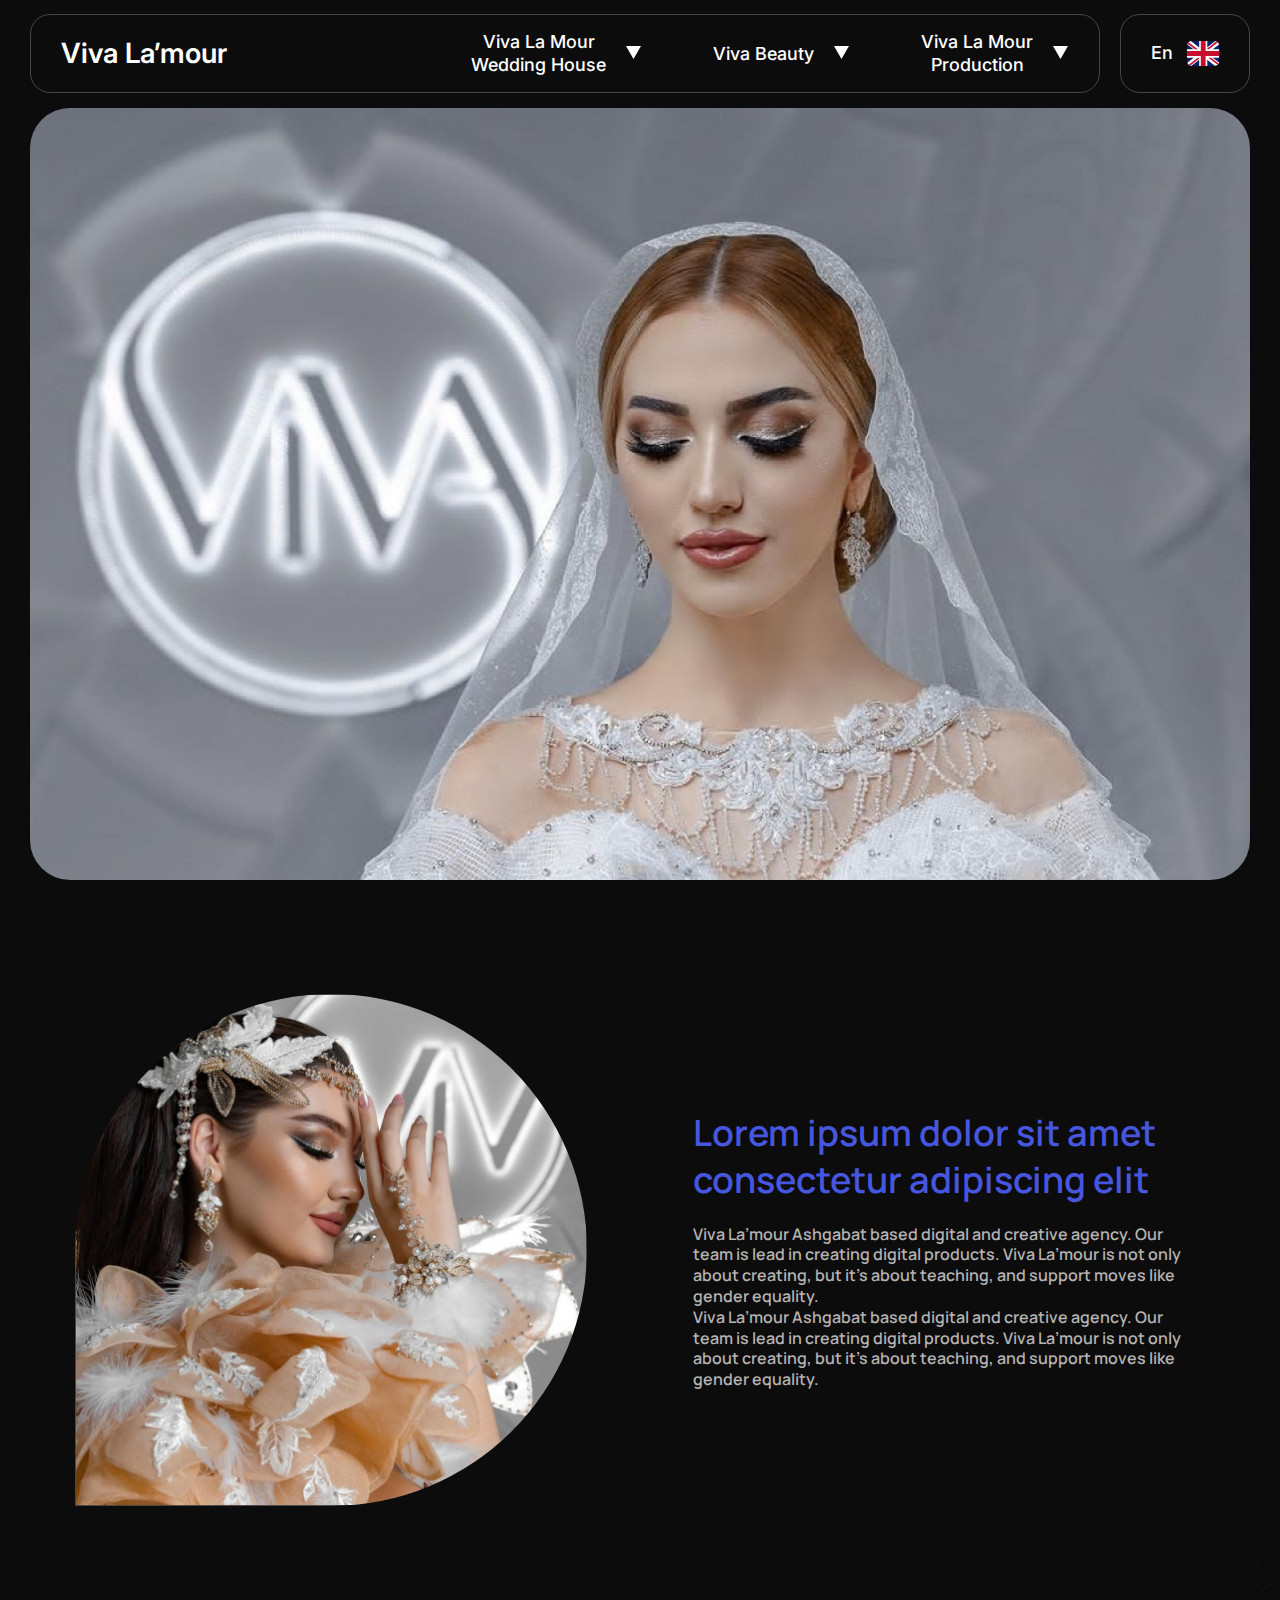
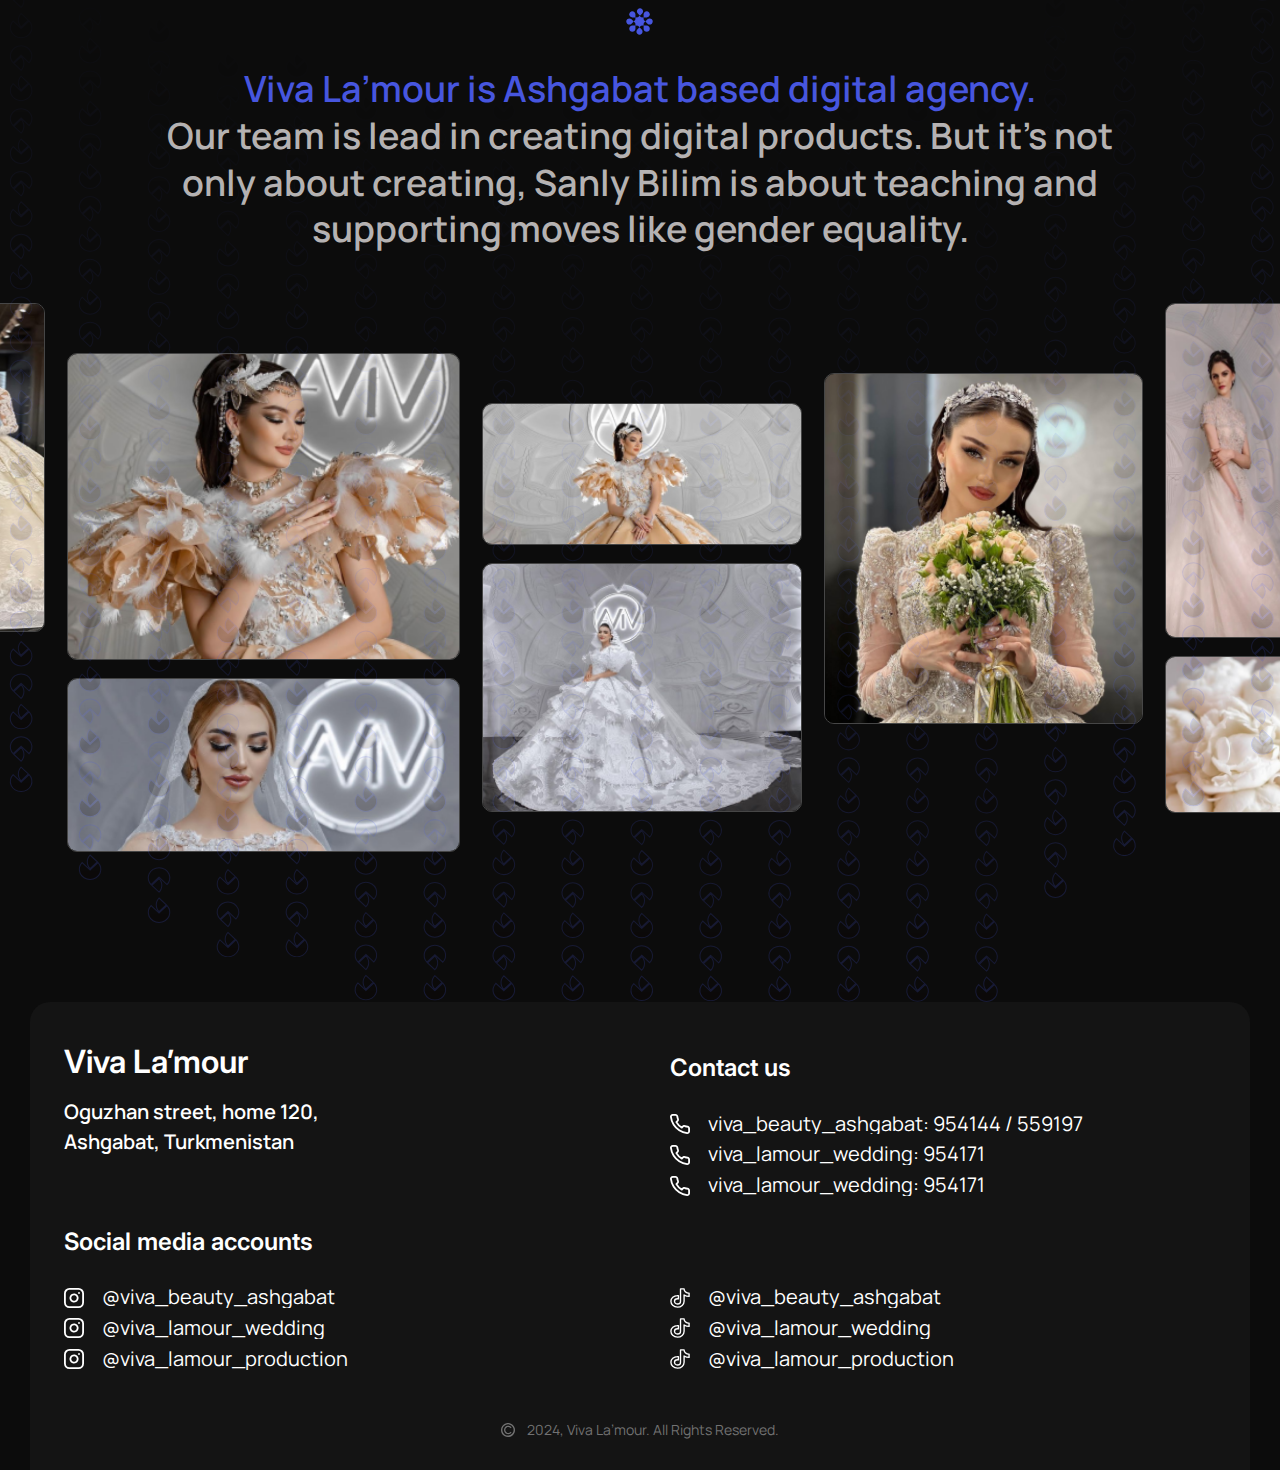
<file: index.html>
<!DOCTYPE html>
<html lang="en">

<head>
  <meta charset="UTF-8" />
  <meta http-equiv="X-UA-Compatible" content="IE=edge" />
  <meta name="viewport" content="width=device-width, initial-scale=1.0" />
  <link rel="stylesheet" href="css/main.css" />
  <link rel="preconnect" href="https://fonts.googleapis.com">
  <link rel="preconnect" href="https://fonts.gstatic.com" crossorigin>
  <link
    href="https://fonts.googleapis.com/css2?family=Inter:wght@300;400;500;600;700;800;900&family=Manrope:wght@300;400;500;600;700;800&family=Philosopher:ital,wght@0,400;0,700;1,400;1,700&display=swap"
    rel="stylesheet">
  <!-- <link rel="icon" href="images/logo-small.svg" /> -->
  <title>Home</title>
</head>

<body>
  <div class="main">
    <!-- #header start-->
    <header class="header" id="header">
      <div class="autoContainer">
        <div class="header__inner">
          <div class="logo logo--hideDesktop">
            Viva La’mour
          </div>
          <div class="burger" id="menuBtn">
            <span>
            </span>
          </div>
          <nav class="nav" id="menu">
            <div class="nav__inner">
              <div class="nav__inner-container">
                <div class="logo logo--hideMob">
                  Viva La’mour
                </div>
                <div class="nav__group">
                  <div class="dropdown">
                    <button class="button button--ico dropdown__button tabBtn" data-tab="#tab-1">
                      <span class="text">
                        Viva La Mour
                        <br>
                        Wedding House
                      </span>
                      <span class="ico">
                        <svg width="13" height="12" viewBox="0 0 13 12" fill="none" xmlns="http://www.w3.org/2000/svg">
                          <path d="M6.49519 11.25L-3.78487e-06 -1.81981e-07L12.9904 9.53674e-07L6.49519 11.25Z"
                            fill="currentColor" />
                        </svg>
                      </span>
                    </button>
                    <div class="dropdown__content tabEvent" id="tab-1">
                      <a href="#" class="dropdown__content-item">
                        <span class="text">
                          Koynekler
                        </span>
                      </a>
                      <a href="#" class="dropdown__content-item">
                        <span class="text">
                          Sach we make up
                        </span>
                      </a>
                      <a href="#" class="dropdown__content-item">
                        <span class="text">
                          Gelinlerimiz
                        </span>
                      </a>
                    </div>
                  </div>
                  <div class="dropdown">
                    <button class="button button--ico dropdown__button tabBtn" data-tab="#tab-2">
                      <span class="text">
                        Viva Beauty
                      </span>
                      <span class="ico">
                        <svg width="13" height="12" viewBox="0 0 13 12" fill="none" xmlns="http://www.w3.org/2000/svg">
                          <path d="M6.49519 11.25L-3.78487e-06 -1.81981e-07L12.9904 9.53674e-07L6.49519 11.25Z"
                            fill="currentColor" />
                        </svg>
                      </span>
                    </button>
                    <div class="dropdown__content tabEvent" id="tab-2">
                      <a href="#" class="dropdown__content-item">
                        <span class="text">
                          Sach
                        </span>
                      </a>
                      <a href="#" class="dropdown__content-item">
                        <span class="text">
                          Make up
                        </span>
                      </a>
                      <a href="#" class="dropdown__content-item">
                        <span class="text">
                          Nails
                        </span>
                      </a>
                    </div>
                  </div>
                  <div class="dropdown">
                    <button class="button button--ico dropdown__button tabBtn" data-tab="#tab-3">
                      <span class="text">
                        Viva La Mour
                        <br>
                        Production
                      </span>
                      <span class="ico">
                        <svg width="13" height="12" viewBox="0 0 13 12" fill="none" xmlns="http://www.w3.org/2000/svg">
                          <path d="M6.49519 11.25L-3.78487e-06 -1.81981e-07L12.9904 9.53674e-07L6.49519 11.25Z"
                            fill="currentColor" />
                        </svg>
                      </span>
                    </button>
                    <div class="dropdown__content tabEvent" id="tab-3">
                      <a href="#" class="dropdown__content-item">
                        <span class="text">
                          Photo Session
                        </span>
                      </a>
                      <a href="#" class="dropdown__content-item">
                        <span class="text">
                          Open Party
                        </span>
                      </a>
                      <a href="#" class="dropdown__content-item">
                        <span class="text">
                          Love Story
                        </span>
                      </a>
                    </div>
                  </div>
                </div>
              </div>
              <div class="input input--select">
                <input type="hidden">
                <div class="input__selected">
                </div>
                <ul class="input__dropdown">
                  <li class="input__dropdown-item" data-value="En" data-default>
                    <span class="text">
                      En
                    </span>
                    <span class="ico">
                      <img src="./images/language/english.svg" alt="ico">
                    </span>
                  </li>
                  <li class="input__dropdown-item" data-value="Tkm">
                    <span class="text">
                      Tkm
                    </span>
                    <span class="ico">
                      <img src="./images/language/turkmen.svg" alt="ico">
                    </span>
                  </li>
                  <li class="input__dropdown-item" data-value="Rus">
                    <span class="text">
                      Rus
                    </span>
                    <span class="ico">
                      <img src="./images/language/russian.svg" alt="ico">
                    </span>
                  </li>
                </ul>
              </div>
            </div>
          </nav>
        </div>
      </div>
    </header>
    <!-- #header end -->
    <!-- #hero start-->
    <section class="hero">
      <div class="autoContainer">
        <div class="hero__image">
          <img src="./images/hero/hero.png" alt="image">
        </div>
      </div>
    </section>
    <!-- #hero end -->
    <!-- #about start -->
    <section class="about">
      <div class="autoContainer autoContainer--extraSm">
        <div class="about__inner">
          <div class="about__image">
            <div class="ratioImage">
              <img src="./images/about.png" alt="image">
            </div>
          </div>
          <div class="about__content">
            <h3 class="text--primary">
              Lorem ipsum dolor sit amet
              consectetur adipiscing elit
            </h3>
            <p>
              Viva La’mour Ashgabat based digital and creative agency. Our team is lead in creating digital products.
              Viva La’mour is not only about creating, but it’s about teaching, and support moves like gender equality.
              <br>
              Viva La’mour Ashgabat based digital and creative agency. Our team is lead in creating digital products.
              Viva La’mour is not only about creating, but it’s about teaching, and support moves like gender equality.
            </p>
          </div>
        </div>
      </div>
    </section>
    <!-- #about end -->
    <!-- #team start -->
    <section class="team">
      <div class="autoContainer">
        <div class="team__inner">
          <div class="team__header">
            <span class="ico">
              <img src="./images/icons/team.svg" alt="ico">
            </span>
            <h3>
              <span class="text--primary">
                Viva La’mour is Ashgabat based digital agency.
              </span>
              <br>
              Our team is lead in creating digital products. But it’s not only about creating, Sanly Bilim is about
              teaching and supporting moves like gender equality.
            </h3>
          </div>
        </div>
      </div>
      <div class="team__bg">
        <img src="./images/bg-shape.svg" alt="">
      </div>
      <div class="team__grid-wrapper">
        <div class="team__grid">
          <div class="team__grid-column">
            <div class="team__grid-image">
              <div class="ratioImage">
                <img src="./images/grid/about/grid-1.png" alt="image">
              </div>
            </div>
          </div>
          <div class="team__grid-column">
            <div class="team__grid-image">
              <div class="ratioImage">
                <img src="./images/grid/about/grid-2.png" alt="image">
              </div>
            </div>
            <div class="team__grid-image">
              <div class="ratioImage ratioImage--sm">
                <img src="./images/grid/about/grid-3.png" alt="image">
              </div>
            </div>
          </div>
          <div class="team__grid-column">
            <div class="team__grid-image">
              <div class="ratioImage">
                <img src="./images/grid/about/grid-4.png" alt="image">
              </div>
            </div>
          </div>
          <div class="team__grid-column">
            <div class="team__grid-image">
              <div class="ratioImage ratioImage--sm">
                <img src="./images/grid/about/grid-5.png" alt="image">
              </div>
            </div>
            <div class="team__grid-image">
              <div class="ratioImage">
                <img src="./images/grid/about/grid-6.png" alt="image">
              </div>
            </div>
          </div>
          <div class="team__grid-column">
            <div class="team__grid-image">
              <div class="ratioImage">
                <img src="./images/grid/about/grid-7.png" alt="image">
              </div>
            </div>
          </div>
          <div class="team__grid-column">
            <div class="team__grid-image">
              <div class="ratioImage">
                <img src="./images/grid/about/grid-8.png" alt="image">
              </div>
            </div>
            <div class="team__grid-image">
              <div class="ratioImage ratioImage--sm">
                <img src="./images/grid/about/grid-9.png" alt="image">
              </div>
            </div>
          </div>
        </div>
      </div>
    </section>
    <!-- #team end -->
    <!-- #footer start-->
    <footer class="footer">
      <div class="autoContainer">
        <div class="footer__inner">
          <div class="footer__inner-row">
            <div class="footer__box">
              <div class="logo">
                Viva La’mour
              </div>
              <p>
                Oguzhan street, home 120, Ashgabat, Turkmenistan
              </p>
            </div>
              <div class="footer__group">
                <h4>
                  Contact us
                </h4>
                <div class="footer__socials">
                  <a href="#" class="footer__socials-button">
                    <span class="ico ico--stroke">
                      <svg width="22" height="22" viewBox="0 0 22 22" fill="none" xmlns="http://www.w3.org/2000/svg">
                        <path
                          d="M20.9994 15.9738V18.9846C21.0005 19.2642 20.9432 19.5408 20.831 19.7969C20.7188 20.053 20.5542 20.2829 20.3478 20.4719C20.1415 20.6608 19.8978 20.8047 19.6325 20.8942C19.3672 20.9838 19.0861 21.017 18.8072 20.9919C15.7128 20.6563 12.7404 19.601 10.1289 17.9108C7.69921 16.3699 5.63926 14.3141 4.09534 11.8892C2.39586 9.27099 1.33824 6.29008 1.00816 3.18795C0.983033 2.91042 1.01608 2.63071 1.1052 2.36663C1.19432 2.10254 1.33757 1.85987 1.52581 1.65407C1.71405 1.44826 1.94317 1.28383 2.19858 1.17123C2.45398 1.05864 2.73008 1.00036 3.0093 1.0001H6.02608C6.5141 0.995304 6.98722 1.16778 7.35725 1.48537C7.72727 1.80297 7.96896 2.24401 8.03727 2.72629C8.1646 3.68982 8.40074 4.63587 8.74118 5.54642C8.87648 5.90563 8.90576 6.29602 8.82556 6.67133C8.74536 7.04665 8.55903 7.39115 8.28867 7.66402L7.01156 8.93859C8.44308 11.4512 10.5276 13.5315 13.0451 14.9602L14.3222 13.6856C14.5956 13.4158 14.9408 13.2298 15.3169 13.1498C15.6929 13.0698 16.0841 13.099 16.444 13.234C17.3564 13.5738 18.3043 13.8095 19.2698 13.9365C19.7582 14.0053 20.2044 14.2509 20.5233 14.6265C20.8422 15.0021 21.0116 15.4817 20.9994 15.9738Z"
                          stroke="currentColor" stroke-width="2" stroke-linecap="round" stroke-linejoin="round" />
                      </svg>
                    </span>
                    <span class="text">
                      viva_beauty_ashgabat: 954144 / 559197
                    </span>
                  </a>
                  <a href="#" class="footer__socials-button">
                    <span class="ico ico--stroke">
                      <svg width="22" height="22" viewBox="0 0 22 22" fill="none" xmlns="http://www.w3.org/2000/svg">
                        <path
                          d="M20.9994 15.9738V18.9846C21.0005 19.2642 20.9432 19.5408 20.831 19.7969C20.7188 20.053 20.5542 20.2829 20.3478 20.4719C20.1415 20.6608 19.8978 20.8047 19.6325 20.8942C19.3672 20.9838 19.0861 21.017 18.8072 20.9919C15.7128 20.6563 12.7404 19.601 10.1289 17.9108C7.69921 16.3699 5.63926 14.3141 4.09534 11.8892C2.39586 9.27099 1.33824 6.29008 1.00816 3.18795C0.983033 2.91042 1.01608 2.63071 1.1052 2.36663C1.19432 2.10254 1.33757 1.85987 1.52581 1.65407C1.71405 1.44826 1.94317 1.28383 2.19858 1.17123C2.45398 1.05864 2.73008 1.00036 3.0093 1.0001H6.02608C6.5141 0.995304 6.98722 1.16778 7.35725 1.48537C7.72727 1.80297 7.96896 2.24401 8.03727 2.72629C8.1646 3.68982 8.40074 4.63587 8.74118 5.54642C8.87648 5.90563 8.90576 6.29602 8.82556 6.67133C8.74536 7.04665 8.55903 7.39115 8.28867 7.66402L7.01156 8.93859C8.44308 11.4512 10.5276 13.5315 13.0451 14.9602L14.3222 13.6856C14.5956 13.4158 14.9408 13.2298 15.3169 13.1498C15.6929 13.0698 16.0841 13.099 16.444 13.234C17.3564 13.5738 18.3043 13.8095 19.2698 13.9365C19.7582 14.0053 20.2044 14.2509 20.5233 14.6265C20.8422 15.0021 21.0116 15.4817 20.9994 15.9738Z"
                          stroke="currentColor" stroke-width="2" stroke-linecap="round" stroke-linejoin="round" />
                      </svg>
                    </span>
                    <span class="text">
                      viva_lamour_wedding: 954171
                    </span>
                  </a>
                  <a href="#" class="footer__socials-button">
                    <span class="ico ico--stroke">
                      <svg width="22" height="22" viewBox="0 0 22 22" fill="none" xmlns="http://www.w3.org/2000/svg">
                        <path
                          d="M20.9994 15.9738V18.9846C21.0005 19.2642 20.9432 19.5408 20.831 19.7969C20.7188 20.053 20.5542 20.2829 20.3478 20.4719C20.1415 20.6608 19.8978 20.8047 19.6325 20.8942C19.3672 20.9838 19.0861 21.017 18.8072 20.9919C15.7128 20.6563 12.7404 19.601 10.1289 17.9108C7.69921 16.3699 5.63926 14.3141 4.09534 11.8892C2.39586 9.27099 1.33824 6.29008 1.00816 3.18795C0.983033 2.91042 1.01608 2.63071 1.1052 2.36663C1.19432 2.10254 1.33757 1.85987 1.52581 1.65407C1.71405 1.44826 1.94317 1.28383 2.19858 1.17123C2.45398 1.05864 2.73008 1.00036 3.0093 1.0001H6.02608C6.5141 0.995304 6.98722 1.16778 7.35725 1.48537C7.72727 1.80297 7.96896 2.24401 8.03727 2.72629C8.1646 3.68982 8.40074 4.63587 8.74118 5.54642C8.87648 5.90563 8.90576 6.29602 8.82556 6.67133C8.74536 7.04665 8.55903 7.39115 8.28867 7.66402L7.01156 8.93859C8.44308 11.4512 10.5276 13.5315 13.0451 14.9602L14.3222 13.6856C14.5956 13.4158 14.9408 13.2298 15.3169 13.1498C15.6929 13.0698 16.0841 13.099 16.444 13.234C17.3564 13.5738 18.3043 13.8095 19.2698 13.9365C19.7582 14.0053 20.2044 14.2509 20.5233 14.6265C20.8422 15.0021 21.0116 15.4817 20.9994 15.9738Z"
                          stroke="currentColor" stroke-width="2" stroke-linecap="round" stroke-linejoin="round" />
                      </svg>
                    </span>
                    <span class="text">
                      viva_lamour_wedding: 954171
                    </span>
                  </a>
                </div>
              </div>
              <div class="footer__group footer__group--space">
                <h4>
                  Social media accounts
                </h4>
                <div class="footer__socials">
                  <a href="#" class="footer__socials-button">
                    <span class="ico ico--stroke">
                      <svg width="22" height="22" viewBox="0 0 22 22" fill="none" xmlns="http://www.w3.org/2000/svg">
                        <path
                          d="M16 1H6C3.23858 1 1 3.23858 1 6V16C1 18.7614 3.23858 21 6 21H16C18.7614 21 21 18.7614 21 16V6C21 3.23858 18.7614 1 16 1Z"
                          stroke="currentColor" stroke-width="2" stroke-linecap="round" stroke-linejoin="round" />
                        <path
                          d="M14.9997 10.3698C15.1231 11.2021 14.981 12.052 14.5935 12.7988C14.206 13.5456 13.5929 14.1512 12.8413 14.5295C12.0898 14.9077 11.2382 15.0394 10.4075 14.9057C9.57683 14.7721 8.80947 14.3799 8.21455 13.785C7.61962 13.1901 7.22744 12.4227 7.09377 11.592C6.96011 10.7614 7.09177 9.90971 7.47003 9.15819C7.84829 8.40667 8.45389 7.79355 9.20069 7.40605C9.94749 7.01856 10.7975 6.8764 11.6297 6.99981C12.4786 7.1257 13.2646 7.52128 13.8714 8.12812C14.4782 8.73496 14.8738 9.52089 14.9997 10.3698Z"
                          stroke="currentColor" stroke-width="2" stroke-linecap="round" stroke-linejoin="round" />
                        <path d="M16.5 5.5H16.51" stroke="currentColor" stroke-width="2" stroke-linecap="round"
                          stroke-linejoin="round" />
                      </svg>
                    </span>
                    <span class="text">
                      @viva_beauty_ashgabat
                    </span>
                  </a>
                  <a href="#" class="footer__socials-button">
                    <span class="ico ico--stroke">
                      <svg width="22" height="22" viewBox="0 0 22 22" fill="none" xmlns="http://www.w3.org/2000/svg">
                        <path
                          d="M16 1H6C3.23858 1 1 3.23858 1 6V16C1 18.7614 3.23858 21 6 21H16C18.7614 21 21 18.7614 21 16V6C21 3.23858 18.7614 1 16 1Z"
                          stroke="currentColor" stroke-width="2" stroke-linecap="round" stroke-linejoin="round" />
                        <path
                          d="M14.9997 10.3698C15.1231 11.2021 14.981 12.052 14.5935 12.7988C14.206 13.5456 13.5929 14.1512 12.8413 14.5295C12.0898 14.9077 11.2382 15.0394 10.4075 14.9057C9.57683 14.7721 8.80947 14.3799 8.21455 13.785C7.61962 13.1901 7.22744 12.4227 7.09377 11.592C6.96011 10.7614 7.09177 9.90971 7.47003 9.15819C7.84829 8.40667 8.45389 7.79355 9.20069 7.40605C9.94749 7.01856 10.7975 6.8764 11.6297 6.99981C12.4786 7.1257 13.2646 7.52128 13.8714 8.12812C14.4782 8.73496 14.8738 9.52089 14.9997 10.3698Z"
                          stroke="currentColor" stroke-width="2" stroke-linecap="round" stroke-linejoin="round" />
                        <path d="M16.5 5.5H16.51" stroke="currentColor" stroke-width="2" stroke-linecap="round"
                          stroke-linejoin="round" />
                      </svg>
                    </span>
                    <span class="text">
                      @viva_lamour_wedding
                    </span>
                  </a>
                  <a href="#" class="footer__socials-button">
                    <span class="ico ico--stroke">
                      <svg width="22" height="22" viewBox="0 0 22 22" fill="none" xmlns="http://www.w3.org/2000/svg">
                        <path
                          d="M16 1H6C3.23858 1 1 3.23858 1 6V16C1 18.7614 3.23858 21 6 21H16C18.7614 21 21 18.7614 21 16V6C21 3.23858 18.7614 1 16 1Z"
                          stroke="currentColor" stroke-width="2" stroke-linecap="round" stroke-linejoin="round" />
                        <path
                          d="M14.9997 10.3698C15.1231 11.2021 14.981 12.052 14.5935 12.7988C14.206 13.5456 13.5929 14.1512 12.8413 14.5295C12.0898 14.9077 11.2382 15.0394 10.4075 14.9057C9.57683 14.7721 8.80947 14.3799 8.21455 13.785C7.61962 13.1901 7.22744 12.4227 7.09377 11.592C6.96011 10.7614 7.09177 9.90971 7.47003 9.15819C7.84829 8.40667 8.45389 7.79355 9.20069 7.40605C9.94749 7.01856 10.7975 6.8764 11.6297 6.99981C12.4786 7.1257 13.2646 7.52128 13.8714 8.12812C14.4782 8.73496 14.8738 9.52089 14.9997 10.3698Z"
                          stroke="currentColor" stroke-width="2" stroke-linecap="round" stroke-linejoin="round" />
                        <path d="M16.5 5.5H16.51" stroke="currentColor" stroke-width="2" stroke-linecap="round"
                          stroke-linejoin="round" />
                      </svg>
                    </span>
                    <span class="text">
                      @viva_lamour_production
                    </span>
                  </a>
                </div>
              </div>
              <div class="footer__group ">
                <div class="footer__socials">
                  <a href="#" class="footer__socials-button">
                    <span class="ico ico--stroke">
                      <svg width="22" height="22" viewBox="0 0 22 22" fill="none" xmlns="http://www.w3.org/2000/svg">
                        <path
                          d="M16.8628 4.1344C16.0214 3.29394 15.5156 2.19805 15.5156 1H14.4614M16.8628 4.1344C17.6295 4.90063 18.6677 5.45788 19.8499 5.67608C20.2173 5.74574 20.6006 5.78293 21 5.78293V9.2191C18.9553 9.2191 17.0596 8.64801 15.5154 7.68211V14.6707C15.5154 18.1627 12.2566 21 8.25775 21C6.16506 21 4.27475 20.2198 2.94888 18.98C1.74015 17.847 1 16.3331 1 14.6707C1 11.2298 4.16295 8.42509 8.08201 8.35079M16.8628 4.1344C16.8423 4.12276 16.8219 4.11101 16.8016 4.09914M5.5741 16.3517C5.18007 15.8781 4.94577 15.2977 4.94577 14.6661C4.94577 13.0734 6.43139 11.7778 8.25785 11.7778C8.59862 11.7778 8.92873 11.8288 9.23756 11.9124V8.40192C8.91806 8.36473 8.59329 8.34149 8.25785 8.34149C8.19923 8.34149 7.72743 8.36884 7.66885 8.36884M14.4558 1H11.5697L11.5645 14.7775C11.5005 16.3192 10.0415 17.5591 8.25775 17.5591C7.15016 17.5591 6.17571 17.0808 5.56869 16.3564"
                          stroke="currentColor" stroke-width="1.5" stroke-linejoin="round" />
                      </svg>
                    </span>
                    <span class="text">
                      @viva_beauty_ashgabat
                    </span>
                  </a>
                  <a href="#" class="footer__socials-button">
                    <span class="ico ico--stroke">
                      <svg width="22" height="22" viewBox="0 0 22 22" fill="none" xmlns="http://www.w3.org/2000/svg">
                        <path
                          d="M16.8628 4.1344C16.0214 3.29394 15.5156 2.19805 15.5156 1H14.4614M16.8628 4.1344C17.6295 4.90063 18.6677 5.45788 19.8499 5.67608C20.2173 5.74574 20.6006 5.78293 21 5.78293V9.2191C18.9553 9.2191 17.0596 8.64801 15.5154 7.68211V14.6707C15.5154 18.1627 12.2566 21 8.25775 21C6.16506 21 4.27475 20.2198 2.94888 18.98C1.74015 17.847 1 16.3331 1 14.6707C1 11.2298 4.16295 8.42509 8.08201 8.35079M16.8628 4.1344C16.8423 4.12276 16.8219 4.11101 16.8016 4.09914M5.5741 16.3517C5.18007 15.8781 4.94577 15.2977 4.94577 14.6661C4.94577 13.0734 6.43139 11.7778 8.25785 11.7778C8.59862 11.7778 8.92873 11.8288 9.23756 11.9124V8.40192C8.91806 8.36473 8.59329 8.34149 8.25785 8.34149C8.19923 8.34149 7.72743 8.36884 7.66885 8.36884M14.4558 1H11.5697L11.5645 14.7775C11.5005 16.3192 10.0415 17.5591 8.25775 17.5591C7.15016 17.5591 6.17571 17.0808 5.56869 16.3564"
                          stroke="currentColor" stroke-width="1.5" stroke-linejoin="round" />
                      </svg>
                    </span>
                    <span class="text">
                      @viva_lamour_wedding
                    </span>
                  </a>
                  <a href="#" class="footer__socials-button">
                    <span class="ico ico--stroke">
                      <svg width="22" height="22" viewBox="0 0 22 22" fill="none" xmlns="http://www.w3.org/2000/svg">
                        <path
                          d="M16.8628 4.1344C16.0214 3.29394 15.5156 2.19805 15.5156 1H14.4614M16.8628 4.1344C17.6295 4.90063 18.6677 5.45788 19.8499 5.67608C20.2173 5.74574 20.6006 5.78293 21 5.78293V9.2191C18.9553 9.2191 17.0596 8.64801 15.5154 7.68211V14.6707C15.5154 18.1627 12.2566 21 8.25775 21C6.16506 21 4.27475 20.2198 2.94888 18.98C1.74015 17.847 1 16.3331 1 14.6707C1 11.2298 4.16295 8.42509 8.08201 8.35079M16.8628 4.1344C16.8423 4.12276 16.8219 4.11101 16.8016 4.09914M5.5741 16.3517C5.18007 15.8781 4.94577 15.2977 4.94577 14.6661C4.94577 13.0734 6.43139 11.7778 8.25785 11.7778C8.59862 11.7778 8.92873 11.8288 9.23756 11.9124V8.40192C8.91806 8.36473 8.59329 8.34149 8.25785 8.34149C8.19923 8.34149 7.72743 8.36884 7.66885 8.36884M14.4558 1H11.5697L11.5645 14.7775C11.5005 16.3192 10.0415 17.5591 8.25775 17.5591C7.15016 17.5591 6.17571 17.0808 5.56869 16.3564"
                          stroke="currentColor" stroke-width="1.5" stroke-linejoin="round" />
                      </svg>
                    </span>
                    <span class="text">
                      @viva_lamour_production
                    </span>
                  </a>
                </div>
              </div>
          </div>
          <div class="footer__copy">
            <span class="ico">
              <svg width="14" height="14" viewBox="0 0 14 14" fill="none" xmlns="http://www.w3.org/2000/svg">
                <path fill-rule="evenodd" clip-rule="evenodd"
                  d="M5.54013 0.129607C3.29002 0.623541 1.33047 2.26646 0.474488 4.37666C-0.10212 5.79821 -0.158099 7.69391 0.333413 9.15479C0.895029 10.8242 1.93802 12.1376 3.38682 12.9997C5.94689 14.5233 9.07889 14.2924 11.4827 12.4027C12.4961 11.6061 13.459 10.1032 13.8331 8.73447C14.0706 7.86518 14.0515 6.03876 13.7956 5.14941C13.088 2.6906 11.1799 0.815211 8.74986 0.190372C7.86389 -0.0374103 6.42488 -0.0646678 5.54013 0.129607ZM8.12525 1.49179C9.78678 1.82999 11.2922 2.98279 12.03 4.48195C13.7416 7.96015 11.6271 11.9667 7.77125 12.5514C6.03892 12.8141 4.33449 12.2256 3.02321 10.912C1.86115 9.74803 1.31098 8.29583 1.41167 6.65873C1.50422 5.15436 1.94434 4.18143 3.02928 3.08244C3.62434 2.47974 3.9097 2.26507 4.50372 1.97331C5.69169 1.38988 6.86068 1.2344 8.12525 1.49179ZM6.54326 2.84051C4.97894 3.07142 3.56966 4.35391 3.16342 5.91627C2.59634 8.09713 3.84973 10.3502 5.9929 11.0023C6.47558 11.1492 6.75764 11.1783 7.43416 11.151C8.18495 11.1208 8.34674 11.0832 8.94076 10.8006C9.36607 10.5983 9.78531 10.3104 10.1019 10.0031L10.5975 9.52225L10.0853 9.14299L9.57309 8.76381L9.24501 9.13491C9.06459 9.339 8.69414 9.61556 8.42178 9.7496C7.99543 9.95932 7.82429 9.99292 7.19005 9.99101C6.58667 9.98927 6.37514 9.95038 6.0202 9.77607C5.46881 9.50523 4.92851 8.96494 4.61733 8.37318C4.39514 7.95051 4.37374 7.82976 4.37374 6.99832C4.37374 6.12495 4.38613 6.06393 4.67071 5.53814C5.25902 4.45114 6.1897 3.91284 7.36337 3.98055C8.13157 4.02491 8.57707 4.22526 9.19458 4.80383L9.61468 5.19751L10.1009 4.82979L10.5872 4.46199L10.2101 4.07639C9.23704 3.08132 7.91961 2.63738 6.54326 2.84051Z"
                  fill="currentColor" />
              </svg>
            </span>
            <span class="text">
              2024, Viva La’mour. All Rights Reserved.
            </span>
          </div>
        </div>
      </div>
    </footer>
    <!-- #footer end -->
  </div>
  <script src="js/main.js"></script>
  <script src="js/customSelect.js"></script>
</body>

</html>
</file>
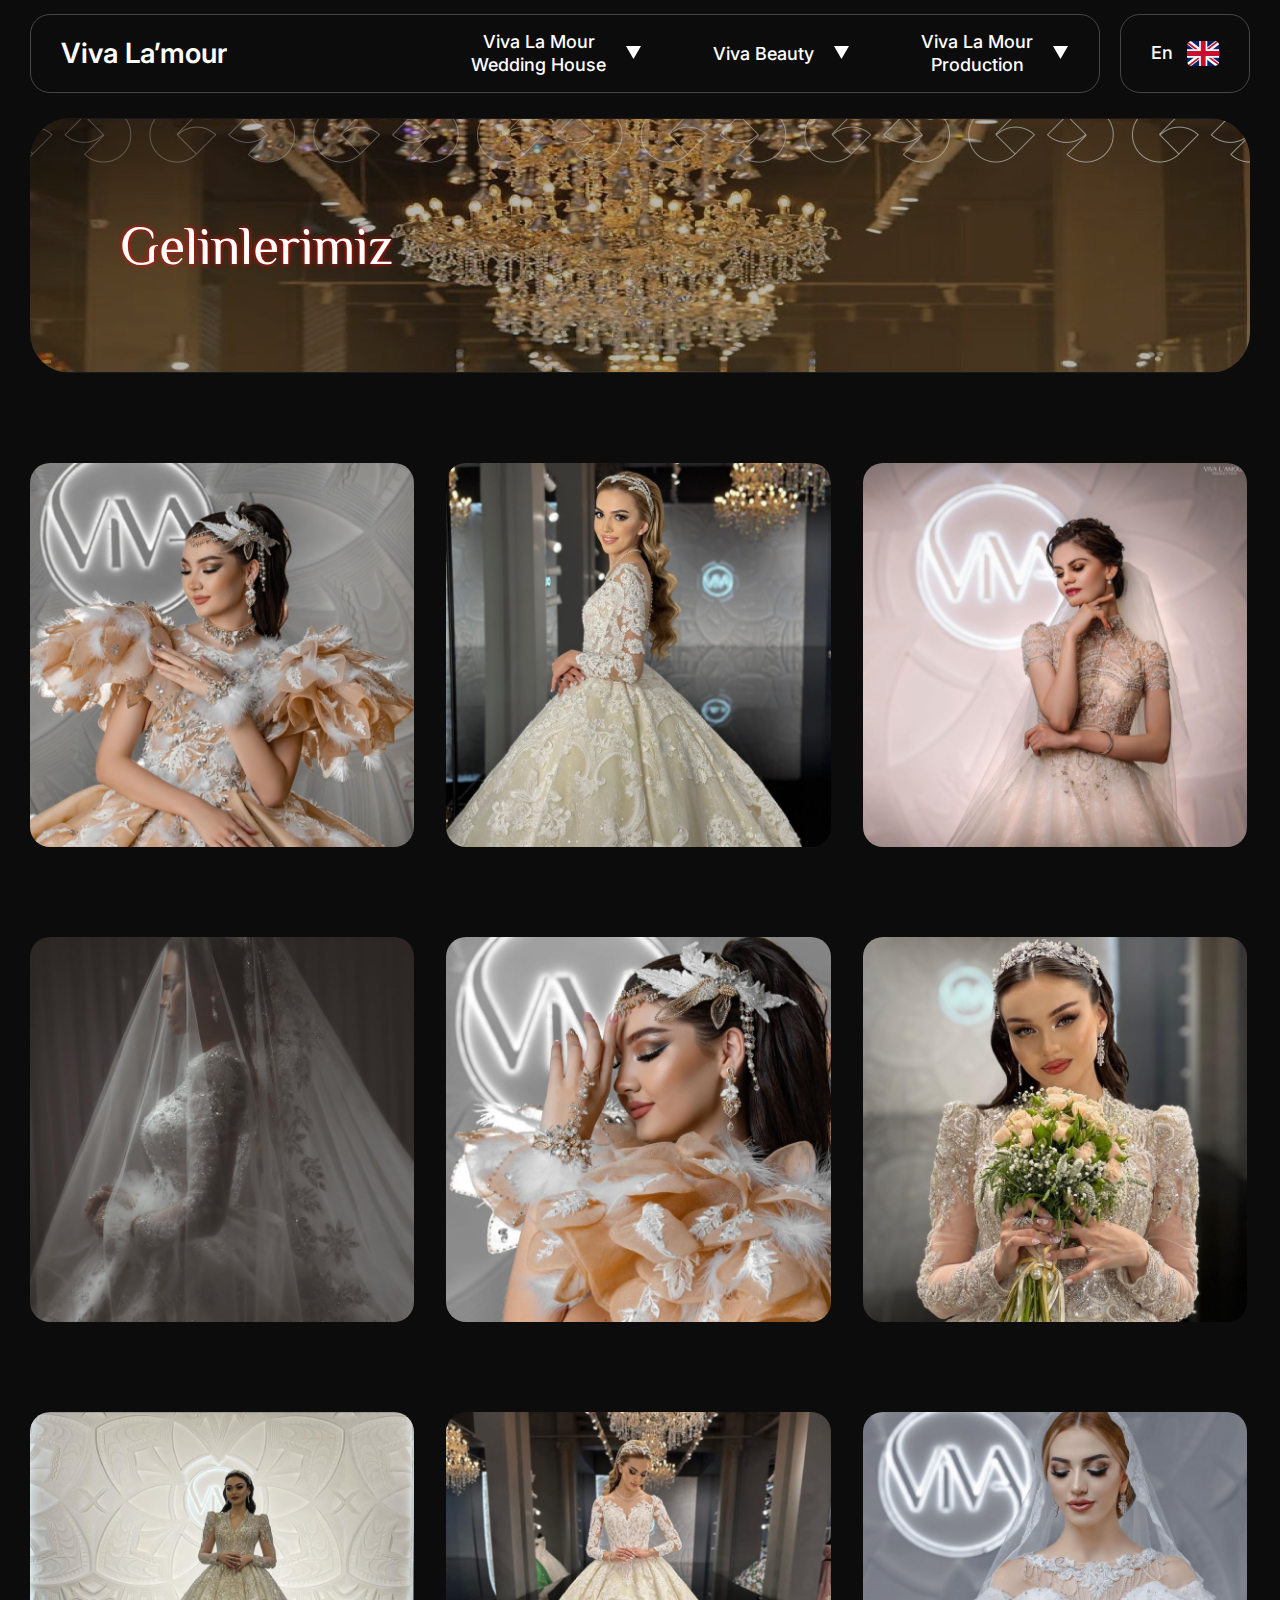
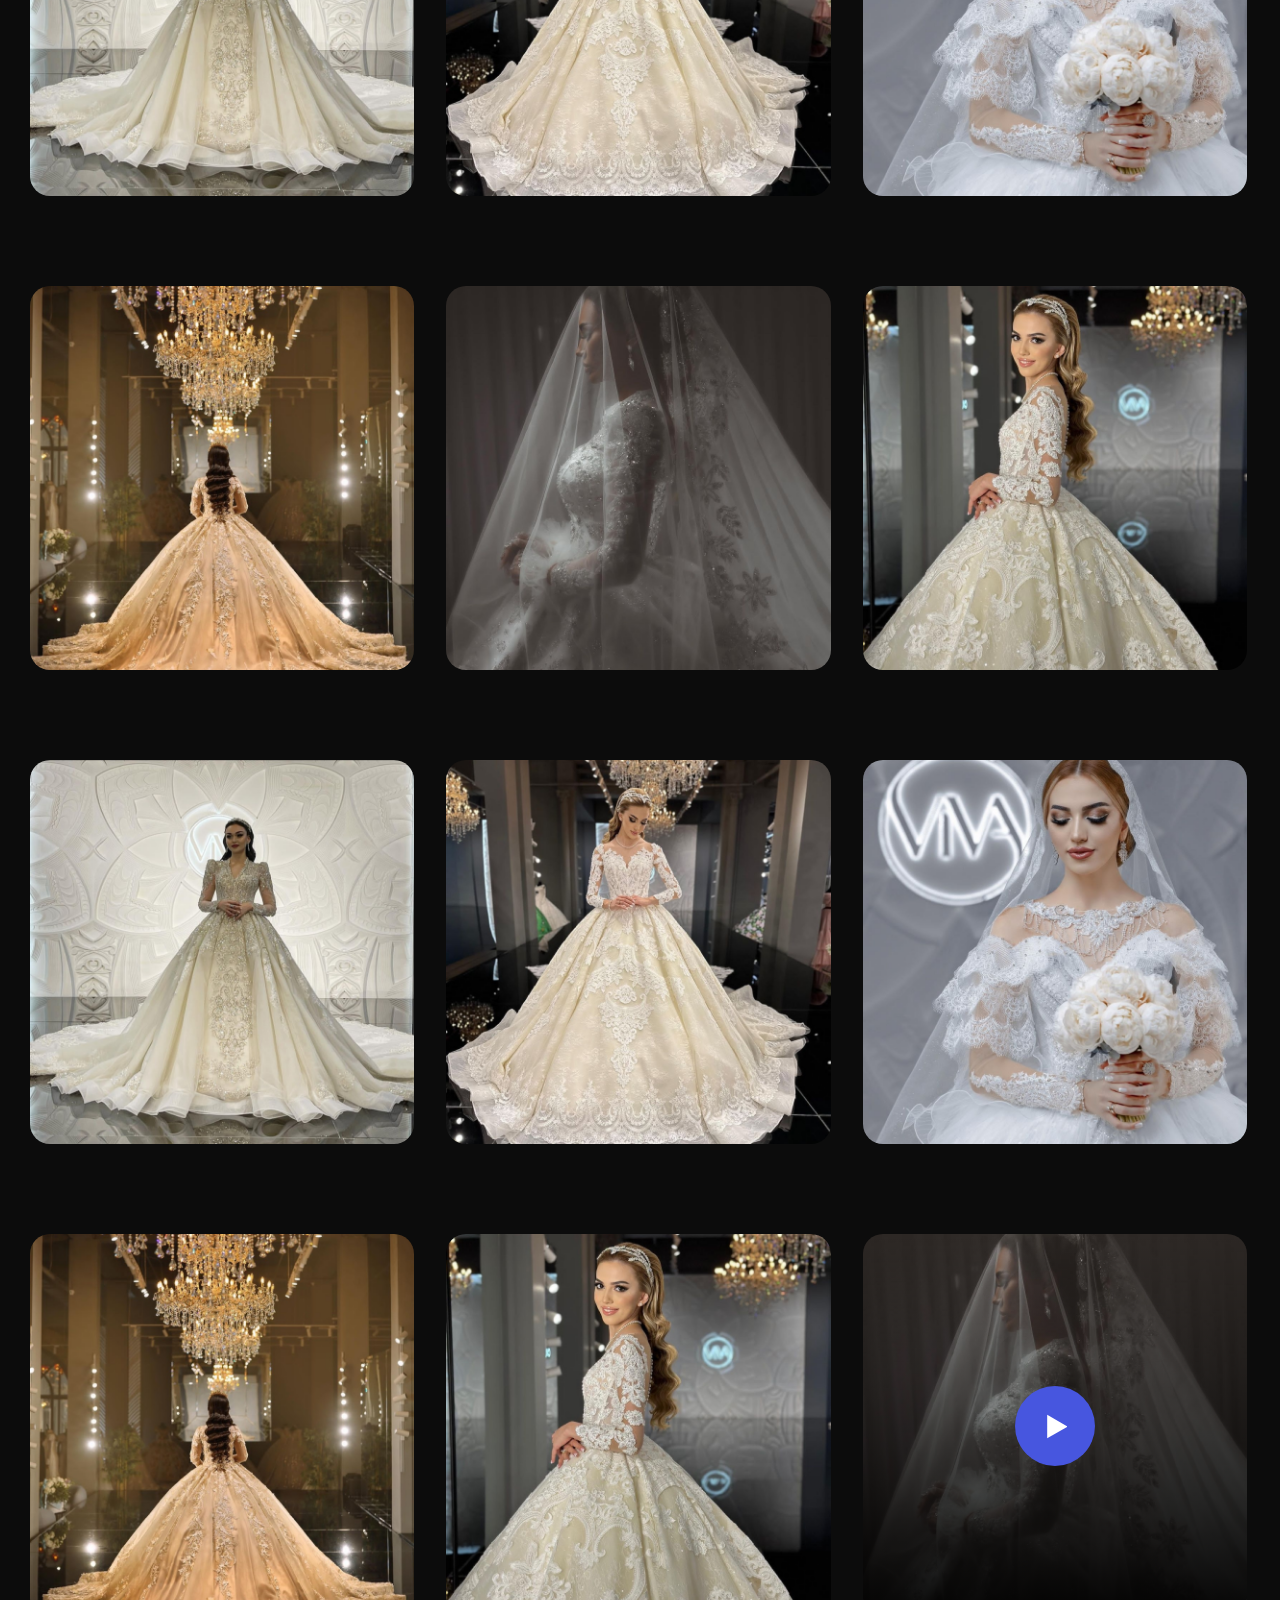
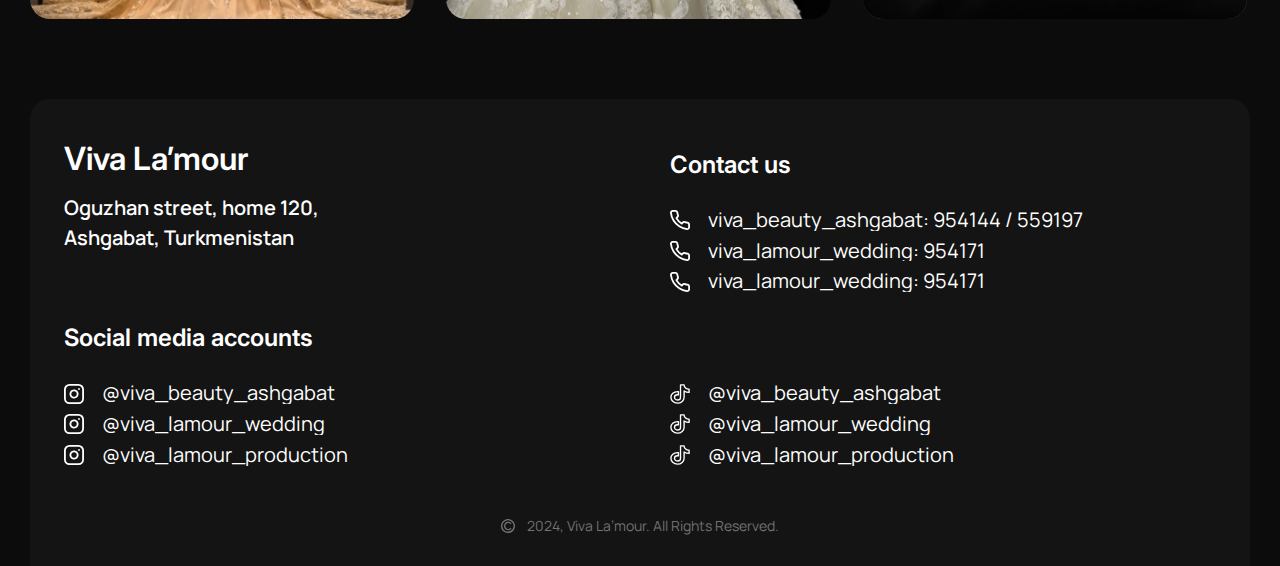
<file: gelinlerimiz.html>
<!DOCTYPE html>
<html lang="en">

<head>
  <meta charset="UTF-8" />
  <meta http-equiv="X-UA-Compatible" content="IE=edge" />
  <meta name="viewport" content="width=device-width, initial-scale=1.0" />
  <link rel="stylesheet" href="css/main.css" />
  <link rel="preconnect" href="https://fonts.googleapis.com">
  <link rel="preconnect" href="https://fonts.gstatic.com" crossorigin>
  <link
    href="https://fonts.googleapis.com/css2?family=Inter:wght@300;400;500;600;700;800;900&family=Manrope:wght@300;400;500;600;700;800&family=Philosopher:ital,wght@0,400;0,700;1,400;1,700&display=swap"
    rel="stylesheet">
  <!-- <link rel="icon" href="images/logo-small.svg" /> -->
  <title>Home</title>
</head>

<body>
  <div class="main">
    <!-- #header start-->
    <header class="header" id="header">
      <div class="autoContainer">
        <div class="header__inner">
          <div class="logo logo--hideDesktop">
            Viva La’mour
          </div>
          <div class="burger" id="menuBtn">
            <span>
            </span>
          </div>
          <nav class="nav" id="menu">
            <div class="nav__inner">
              <div class="nav__inner-container">
                <div class="logo logo--hideMob">
                  Viva La’mour
                </div>
                <div class="nav__group">
                  <div class="dropdown">
                    <button class="button button--ico dropdown__button tabBtn" data-tab="#tab-1">
                      <span class="text">
                        Viva La Mour
                        <br>
                        Wedding House
                      </span>
                      <span class="ico">
                        <svg width="13" height="12" viewBox="0 0 13 12" fill="none" xmlns="http://www.w3.org/2000/svg">
                          <path d="M6.49519 11.25L-3.78487e-06 -1.81981e-07L12.9904 9.53674e-07L6.49519 11.25Z"
                            fill="currentColor" />
                        </svg>
                      </span>
                    </button>
                    <div class="dropdown__content tabEvent" id="tab-1">
                      <a href="#" class="dropdown__content-item">
                        <span class="text">
                          Koynekler
                        </span>
                      </a>
                      <a href="#" class="dropdown__content-item">
                        <span class="text">
                          Sach we make up
                        </span>
                      </a>
                      <a href="#" class="dropdown__content-item">
                        <span class="text">
                          Gelinlerimiz
                        </span>
                      </a>
                    </div>
                  </div>
                  <div class="dropdown">
                    <button class="button button--ico dropdown__button tabBtn" data-tab="#tab-2">
                      <span class="text">
                        Viva Beauty
                      </span>
                      <span class="ico">
                        <svg width="13" height="12" viewBox="0 0 13 12" fill="none" xmlns="http://www.w3.org/2000/svg">
                          <path d="M6.49519 11.25L-3.78487e-06 -1.81981e-07L12.9904 9.53674e-07L6.49519 11.25Z"
                            fill="currentColor" />
                        </svg>
                      </span>
                    </button>
                    <div class="dropdown__content tabEvent" id="tab-2">
                      <a href="#" class="dropdown__content-item">
                        <span class="text">
                          Sach
                        </span>
                      </a>
                      <a href="#" class="dropdown__content-item">
                        <span class="text">
                          Make up
                        </span>
                      </a>
                      <a href="#" class="dropdown__content-item">
                        <span class="text">
                          Nails
                        </span>
                      </a>
                    </div>
                  </div>
                  <div class="dropdown">
                    <button class="button button--ico dropdown__button tabBtn" data-tab="#tab-3">
                      <span class="text">
                        Viva La Mour
                        <br>
                        Production
                      </span>
                      <span class="ico">
                        <svg width="13" height="12" viewBox="0 0 13 12" fill="none" xmlns="http://www.w3.org/2000/svg">
                          <path d="M6.49519 11.25L-3.78487e-06 -1.81981e-07L12.9904 9.53674e-07L6.49519 11.25Z"
                            fill="currentColor" />
                        </svg>
                      </span>
                    </button>
                    <div class="dropdown__content tabEvent" id="tab-3">
                      <a href="#" class="dropdown__content-item">
                        <span class="text">
                          Photo Session
                        </span>
                      </a>
                      <a href="#" class="dropdown__content-item">
                        <span class="text">
                          Open Party
                        </span>
                      </a>
                      <a href="#" class="dropdown__content-item">
                        <span class="text">
                          Love Story
                        </span>
                      </a>
                    </div>
                  </div>
                </div>
              </div>
              <div class="input input--select">
                <input type="hidden">
                <div class="input__selected">
                </div>
                <ul class="input__dropdown">
                  <li class="input__dropdown-item" data-value="En" data-default>
                    <span class="text">
                      En
                    </span>
                    <span class="ico">
                      <img src="./images/language/english.svg" alt="ico">
                    </span>
                  </li>
                  <li class="input__dropdown-item" data-value="Tkm">
                    <span class="text">
                      Tkm
                    </span>
                    <span class="ico">
                      <img src="./images/language/turkmen.svg" alt="ico">
                    </span>
                  </li>
                  <li class="input__dropdown-item" data-value="Rus">
                    <span class="text">
                      Rus
                    </span>
                    <span class="ico">
                      <img src="./images/language/russian.svg" alt="ico">
                    </span>
                  </li>
                </ul>
              </div>
            </div>
          </nav>
        </div>
      </div>
    </header>
    <!-- #header end -->
    <!-- #hero start-->
    <section class="hero hero--sm">
      <div class="autoContainer">
        <div class="hero__image">
          <span class="hero__image-title">
            Gelinlerimiz
          </span>
          <img src="./images/hero/hero-2.png" alt="image">
        </div>
      </div>
    </section>
    <!-- #hero end -->
    <!-- #grid start -->
    <section class="grid">
      <div class="autoContainer autoContainer--sm">
        <div class="grid__row">
          <div class="grid__item">
            <div class="ratioImage">
              <img src="./images/grid/dress/image-1.png" alt="image">
            </div>
          </div>
          <div class="grid__item">
            <div class="ratioImage">
              <img src="./images/grid/dress/image-2.png" alt="image">
            </div>
          </div>
          <div class="grid__item">
            <div class="ratioImage">
              <img src="./images/grid/dress/image-3.png" alt="image">
            </div>
          </div>
          <div class="grid__item">
            <div class="ratioImage">
              <img src="./images/grid/dress/image-4.png" alt="image">
            </div>
          </div>
          <div class="grid__item">
            <div class="ratioImage">
              <img src="./images/grid/dress/image-5.png" alt="image">
            </div>
          </div>
          <div class="grid__item">
            <div class="ratioImage">
              <img src="./images/grid/dress/image-6.png" alt="image">
            </div>
          </div>
          <div class="grid__item">
            <div class="ratioImage">
              <img src="./images/grid/dress/image-7.png" alt="image">
            </div>
          </div>
          <div class="grid__item">
            <div class="ratioImage">
              <img src="./images/grid/dress/image-8.png" alt="image">
            </div>
          </div>
          <div class="grid__item">
            <div class="ratioImage">
              <img src="./images/grid/dress/image-9.png" alt="image">
            </div>
          </div>
          <div class="grid__item">
            <div class="ratioImage">
              <img src="./images/grid/dress/image-10.png" alt="image">
            </div>
          </div>
          <div class="grid__item">
            <div class="ratioImage">
              <img src="./images/grid/dress/image-11.png" alt="image">
            </div>
          </div>
          <div class="grid__item">
            <div class="ratioImage">
              <img src="./images/grid/dress/image-12.png" alt="image">
            </div>
          </div>
          <div class="grid__item">
            <div class="ratioImage">
              <img src="./images/grid/dress/image-13.png" alt="image">
            </div>
          </div>
          <div class="grid__item">
            <div class="ratioImage">
              <img src="./images/grid/dress/image-14.png" alt="image">
            </div>
          </div>
          <div class="grid__item">
            <div class="ratioImage">
              <img src="./images/grid/dress/image-15.png" alt="image">
            </div>
          </div>
          <div class="grid__item">
            <div class="ratioImage">
              <img src="./images/grid/dress/image-16.png" alt="image">
            </div>
          </div>
          <div class="grid__item">
            <div class="ratioImage">
              <img src="./images/grid/dress/image-17.png" alt="image">
            </div>
          </div>
          <div class="grid__item grid__item--video">
            <div class="ratioImage">
              <img src="./images/grid/dress/image-18.png" alt="image">
            </div>
            <div class="grid__item-bg">
            </div>
            <button class="button button--play">
              <span class="ico">
                <svg width="16" height="23" viewBox="0 0 16 23" fill="none" xmlns="http://www.w3.org/2000/svg">
                  <path d="M0.825317 0.750001L19.5753 11.5753L0.825316 22.4006L0.825317 0.750001Z"
                    fill="currentColor" />
                </svg>
              </span>
            </button>
          </div>
        </div>
      </div>
    </section>
    <!-- #grid end -->
    <!-- #footer start-->
    <footer class="footer">
      <div class="autoContainer">
        <div class="footer__inner">
          <div class="footer__inner-row">
            <div class="footer__box">
              <div class="logo">
                Viva La’mour
              </div>
              <p>
                Oguzhan street, home 120, Ashgabat, Turkmenistan
              </p>
            </div>
            <div class="footer__group">
              <h4>
                Contact us
              </h4>
              <div class="footer__socials">
                <a href="#" class="footer__socials-button">
                  <span class="ico ico--stroke">
                    <svg width="22" height="22" viewBox="0 0 22 22" fill="none" xmlns="http://www.w3.org/2000/svg">
                      <path
                        d="M20.9994 15.9738V18.9846C21.0005 19.2642 20.9432 19.5408 20.831 19.7969C20.7188 20.053 20.5542 20.2829 20.3478 20.4719C20.1415 20.6608 19.8978 20.8047 19.6325 20.8942C19.3672 20.9838 19.0861 21.017 18.8072 20.9919C15.7128 20.6563 12.7404 19.601 10.1289 17.9108C7.69921 16.3699 5.63926 14.3141 4.09534 11.8892C2.39586 9.27099 1.33824 6.29008 1.00816 3.18795C0.983033 2.91042 1.01608 2.63071 1.1052 2.36663C1.19432 2.10254 1.33757 1.85987 1.52581 1.65407C1.71405 1.44826 1.94317 1.28383 2.19858 1.17123C2.45398 1.05864 2.73008 1.00036 3.0093 1.0001H6.02608C6.5141 0.995304 6.98722 1.16778 7.35725 1.48537C7.72727 1.80297 7.96896 2.24401 8.03727 2.72629C8.1646 3.68982 8.40074 4.63587 8.74118 5.54642C8.87648 5.90563 8.90576 6.29602 8.82556 6.67133C8.74536 7.04665 8.55903 7.39115 8.28867 7.66402L7.01156 8.93859C8.44308 11.4512 10.5276 13.5315 13.0451 14.9602L14.3222 13.6856C14.5956 13.4158 14.9408 13.2298 15.3169 13.1498C15.6929 13.0698 16.0841 13.099 16.444 13.234C17.3564 13.5738 18.3043 13.8095 19.2698 13.9365C19.7582 14.0053 20.2044 14.2509 20.5233 14.6265C20.8422 15.0021 21.0116 15.4817 20.9994 15.9738Z"
                        stroke="currentColor" stroke-width="2" stroke-linecap="round" stroke-linejoin="round" />
                    </svg>
                  </span>
                  <span class="text">
                    viva_beauty_ashgabat: 954144 / 559197
                  </span>
                </a>
                <a href="#" class="footer__socials-button">
                  <span class="ico ico--stroke">
                    <svg width="22" height="22" viewBox="0 0 22 22" fill="none" xmlns="http://www.w3.org/2000/svg">
                      <path
                        d="M20.9994 15.9738V18.9846C21.0005 19.2642 20.9432 19.5408 20.831 19.7969C20.7188 20.053 20.5542 20.2829 20.3478 20.4719C20.1415 20.6608 19.8978 20.8047 19.6325 20.8942C19.3672 20.9838 19.0861 21.017 18.8072 20.9919C15.7128 20.6563 12.7404 19.601 10.1289 17.9108C7.69921 16.3699 5.63926 14.3141 4.09534 11.8892C2.39586 9.27099 1.33824 6.29008 1.00816 3.18795C0.983033 2.91042 1.01608 2.63071 1.1052 2.36663C1.19432 2.10254 1.33757 1.85987 1.52581 1.65407C1.71405 1.44826 1.94317 1.28383 2.19858 1.17123C2.45398 1.05864 2.73008 1.00036 3.0093 1.0001H6.02608C6.5141 0.995304 6.98722 1.16778 7.35725 1.48537C7.72727 1.80297 7.96896 2.24401 8.03727 2.72629C8.1646 3.68982 8.40074 4.63587 8.74118 5.54642C8.87648 5.90563 8.90576 6.29602 8.82556 6.67133C8.74536 7.04665 8.55903 7.39115 8.28867 7.66402L7.01156 8.93859C8.44308 11.4512 10.5276 13.5315 13.0451 14.9602L14.3222 13.6856C14.5956 13.4158 14.9408 13.2298 15.3169 13.1498C15.6929 13.0698 16.0841 13.099 16.444 13.234C17.3564 13.5738 18.3043 13.8095 19.2698 13.9365C19.7582 14.0053 20.2044 14.2509 20.5233 14.6265C20.8422 15.0021 21.0116 15.4817 20.9994 15.9738Z"
                        stroke="currentColor" stroke-width="2" stroke-linecap="round" stroke-linejoin="round" />
                    </svg>
                  </span>
                  <span class="text">
                    viva_lamour_wedding: 954171
                  </span>
                </a>
                <a href="#" class="footer__socials-button">
                  <span class="ico ico--stroke">
                    <svg width="22" height="22" viewBox="0 0 22 22" fill="none" xmlns="http://www.w3.org/2000/svg">
                      <path
                        d="M20.9994 15.9738V18.9846C21.0005 19.2642 20.9432 19.5408 20.831 19.7969C20.7188 20.053 20.5542 20.2829 20.3478 20.4719C20.1415 20.6608 19.8978 20.8047 19.6325 20.8942C19.3672 20.9838 19.0861 21.017 18.8072 20.9919C15.7128 20.6563 12.7404 19.601 10.1289 17.9108C7.69921 16.3699 5.63926 14.3141 4.09534 11.8892C2.39586 9.27099 1.33824 6.29008 1.00816 3.18795C0.983033 2.91042 1.01608 2.63071 1.1052 2.36663C1.19432 2.10254 1.33757 1.85987 1.52581 1.65407C1.71405 1.44826 1.94317 1.28383 2.19858 1.17123C2.45398 1.05864 2.73008 1.00036 3.0093 1.0001H6.02608C6.5141 0.995304 6.98722 1.16778 7.35725 1.48537C7.72727 1.80297 7.96896 2.24401 8.03727 2.72629C8.1646 3.68982 8.40074 4.63587 8.74118 5.54642C8.87648 5.90563 8.90576 6.29602 8.82556 6.67133C8.74536 7.04665 8.55903 7.39115 8.28867 7.66402L7.01156 8.93859C8.44308 11.4512 10.5276 13.5315 13.0451 14.9602L14.3222 13.6856C14.5956 13.4158 14.9408 13.2298 15.3169 13.1498C15.6929 13.0698 16.0841 13.099 16.444 13.234C17.3564 13.5738 18.3043 13.8095 19.2698 13.9365C19.7582 14.0053 20.2044 14.2509 20.5233 14.6265C20.8422 15.0021 21.0116 15.4817 20.9994 15.9738Z"
                        stroke="currentColor" stroke-width="2" stroke-linecap="round" stroke-linejoin="round" />
                    </svg>
                  </span>
                  <span class="text">
                    viva_lamour_wedding: 954171
                  </span>
                </a>
              </div>
            </div>
            <div class="footer__group footer__group--space">
              <h4>
                Social media accounts
              </h4>
              <div class="footer__socials">
                <a href="#" class="footer__socials-button">
                  <span class="ico ico--stroke">
                    <svg width="22" height="22" viewBox="0 0 22 22" fill="none" xmlns="http://www.w3.org/2000/svg">
                      <path
                        d="M16 1H6C3.23858 1 1 3.23858 1 6V16C1 18.7614 3.23858 21 6 21H16C18.7614 21 21 18.7614 21 16V6C21 3.23858 18.7614 1 16 1Z"
                        stroke="currentColor" stroke-width="2" stroke-linecap="round" stroke-linejoin="round" />
                      <path
                        d="M14.9997 10.3698C15.1231 11.2021 14.981 12.052 14.5935 12.7988C14.206 13.5456 13.5929 14.1512 12.8413 14.5295C12.0898 14.9077 11.2382 15.0394 10.4075 14.9057C9.57683 14.7721 8.80947 14.3799 8.21455 13.785C7.61962 13.1901 7.22744 12.4227 7.09377 11.592C6.96011 10.7614 7.09177 9.90971 7.47003 9.15819C7.84829 8.40667 8.45389 7.79355 9.20069 7.40605C9.94749 7.01856 10.7975 6.8764 11.6297 6.99981C12.4786 7.1257 13.2646 7.52128 13.8714 8.12812C14.4782 8.73496 14.8738 9.52089 14.9997 10.3698Z"
                        stroke="currentColor" stroke-width="2" stroke-linecap="round" stroke-linejoin="round" />
                      <path d="M16.5 5.5H16.51" stroke="currentColor" stroke-width="2" stroke-linecap="round"
                        stroke-linejoin="round" />
                    </svg>
                  </span>
                  <span class="text">
                    @viva_beauty_ashgabat
                  </span>
                </a>
                <a href="#" class="footer__socials-button">
                  <span class="ico ico--stroke">
                    <svg width="22" height="22" viewBox="0 0 22 22" fill="none" xmlns="http://www.w3.org/2000/svg">
                      <path
                        d="M16 1H6C3.23858 1 1 3.23858 1 6V16C1 18.7614 3.23858 21 6 21H16C18.7614 21 21 18.7614 21 16V6C21 3.23858 18.7614 1 16 1Z"
                        stroke="currentColor" stroke-width="2" stroke-linecap="round" stroke-linejoin="round" />
                      <path
                        d="M14.9997 10.3698C15.1231 11.2021 14.981 12.052 14.5935 12.7988C14.206 13.5456 13.5929 14.1512 12.8413 14.5295C12.0898 14.9077 11.2382 15.0394 10.4075 14.9057C9.57683 14.7721 8.80947 14.3799 8.21455 13.785C7.61962 13.1901 7.22744 12.4227 7.09377 11.592C6.96011 10.7614 7.09177 9.90971 7.47003 9.15819C7.84829 8.40667 8.45389 7.79355 9.20069 7.40605C9.94749 7.01856 10.7975 6.8764 11.6297 6.99981C12.4786 7.1257 13.2646 7.52128 13.8714 8.12812C14.4782 8.73496 14.8738 9.52089 14.9997 10.3698Z"
                        stroke="currentColor" stroke-width="2" stroke-linecap="round" stroke-linejoin="round" />
                      <path d="M16.5 5.5H16.51" stroke="currentColor" stroke-width="2" stroke-linecap="round"
                        stroke-linejoin="round" />
                    </svg>
                  </span>
                  <span class="text">
                    @viva_lamour_wedding
                  </span>
                </a>
                <a href="#" class="footer__socials-button">
                  <span class="ico ico--stroke">
                    <svg width="22" height="22" viewBox="0 0 22 22" fill="none" xmlns="http://www.w3.org/2000/svg">
                      <path
                        d="M16 1H6C3.23858 1 1 3.23858 1 6V16C1 18.7614 3.23858 21 6 21H16C18.7614 21 21 18.7614 21 16V6C21 3.23858 18.7614 1 16 1Z"
                        stroke="currentColor" stroke-width="2" stroke-linecap="round" stroke-linejoin="round" />
                      <path
                        d="M14.9997 10.3698C15.1231 11.2021 14.981 12.052 14.5935 12.7988C14.206 13.5456 13.5929 14.1512 12.8413 14.5295C12.0898 14.9077 11.2382 15.0394 10.4075 14.9057C9.57683 14.7721 8.80947 14.3799 8.21455 13.785C7.61962 13.1901 7.22744 12.4227 7.09377 11.592C6.96011 10.7614 7.09177 9.90971 7.47003 9.15819C7.84829 8.40667 8.45389 7.79355 9.20069 7.40605C9.94749 7.01856 10.7975 6.8764 11.6297 6.99981C12.4786 7.1257 13.2646 7.52128 13.8714 8.12812C14.4782 8.73496 14.8738 9.52089 14.9997 10.3698Z"
                        stroke="currentColor" stroke-width="2" stroke-linecap="round" stroke-linejoin="round" />
                      <path d="M16.5 5.5H16.51" stroke="currentColor" stroke-width="2" stroke-linecap="round"
                        stroke-linejoin="round" />
                    </svg>
                  </span>
                  <span class="text">
                    @viva_lamour_production
                  </span>
                </a>
              </div>
            </div>
            <div class="footer__group ">
              <div class="footer__socials">
                <a href="#" class="footer__socials-button">
                  <span class="ico ico--stroke">
                    <svg width="22" height="22" viewBox="0 0 22 22" fill="none" xmlns="http://www.w3.org/2000/svg">
                      <path
                        d="M16.8628 4.1344C16.0214 3.29394 15.5156 2.19805 15.5156 1H14.4614M16.8628 4.1344C17.6295 4.90063 18.6677 5.45788 19.8499 5.67608C20.2173 5.74574 20.6006 5.78293 21 5.78293V9.2191C18.9553 9.2191 17.0596 8.64801 15.5154 7.68211V14.6707C15.5154 18.1627 12.2566 21 8.25775 21C6.16506 21 4.27475 20.2198 2.94888 18.98C1.74015 17.847 1 16.3331 1 14.6707C1 11.2298 4.16295 8.42509 8.08201 8.35079M16.8628 4.1344C16.8423 4.12276 16.8219 4.11101 16.8016 4.09914M5.5741 16.3517C5.18007 15.8781 4.94577 15.2977 4.94577 14.6661C4.94577 13.0734 6.43139 11.7778 8.25785 11.7778C8.59862 11.7778 8.92873 11.8288 9.23756 11.9124V8.40192C8.91806 8.36473 8.59329 8.34149 8.25785 8.34149C8.19923 8.34149 7.72743 8.36884 7.66885 8.36884M14.4558 1H11.5697L11.5645 14.7775C11.5005 16.3192 10.0415 17.5591 8.25775 17.5591C7.15016 17.5591 6.17571 17.0808 5.56869 16.3564"
                        stroke="currentColor" stroke-width="1.5" stroke-linejoin="round" />
                    </svg>
                  </span>
                  <span class="text">
                    @viva_beauty_ashgabat
                  </span>
                </a>
                <a href="#" class="footer__socials-button">
                  <span class="ico ico--stroke">
                    <svg width="22" height="22" viewBox="0 0 22 22" fill="none" xmlns="http://www.w3.org/2000/svg">
                      <path
                        d="M16.8628 4.1344C16.0214 3.29394 15.5156 2.19805 15.5156 1H14.4614M16.8628 4.1344C17.6295 4.90063 18.6677 5.45788 19.8499 5.67608C20.2173 5.74574 20.6006 5.78293 21 5.78293V9.2191C18.9553 9.2191 17.0596 8.64801 15.5154 7.68211V14.6707C15.5154 18.1627 12.2566 21 8.25775 21C6.16506 21 4.27475 20.2198 2.94888 18.98C1.74015 17.847 1 16.3331 1 14.6707C1 11.2298 4.16295 8.42509 8.08201 8.35079M16.8628 4.1344C16.8423 4.12276 16.8219 4.11101 16.8016 4.09914M5.5741 16.3517C5.18007 15.8781 4.94577 15.2977 4.94577 14.6661C4.94577 13.0734 6.43139 11.7778 8.25785 11.7778C8.59862 11.7778 8.92873 11.8288 9.23756 11.9124V8.40192C8.91806 8.36473 8.59329 8.34149 8.25785 8.34149C8.19923 8.34149 7.72743 8.36884 7.66885 8.36884M14.4558 1H11.5697L11.5645 14.7775C11.5005 16.3192 10.0415 17.5591 8.25775 17.5591C7.15016 17.5591 6.17571 17.0808 5.56869 16.3564"
                        stroke="currentColor" stroke-width="1.5" stroke-linejoin="round" />
                    </svg>
                  </span>
                  <span class="text">
                    @viva_lamour_wedding
                  </span>
                </a>
                <a href="#" class="footer__socials-button">
                  <span class="ico ico--stroke">
                    <svg width="22" height="22" viewBox="0 0 22 22" fill="none" xmlns="http://www.w3.org/2000/svg">
                      <path
                        d="M16.8628 4.1344C16.0214 3.29394 15.5156 2.19805 15.5156 1H14.4614M16.8628 4.1344C17.6295 4.90063 18.6677 5.45788 19.8499 5.67608C20.2173 5.74574 20.6006 5.78293 21 5.78293V9.2191C18.9553 9.2191 17.0596 8.64801 15.5154 7.68211V14.6707C15.5154 18.1627 12.2566 21 8.25775 21C6.16506 21 4.27475 20.2198 2.94888 18.98C1.74015 17.847 1 16.3331 1 14.6707C1 11.2298 4.16295 8.42509 8.08201 8.35079M16.8628 4.1344C16.8423 4.12276 16.8219 4.11101 16.8016 4.09914M5.5741 16.3517C5.18007 15.8781 4.94577 15.2977 4.94577 14.6661C4.94577 13.0734 6.43139 11.7778 8.25785 11.7778C8.59862 11.7778 8.92873 11.8288 9.23756 11.9124V8.40192C8.91806 8.36473 8.59329 8.34149 8.25785 8.34149C8.19923 8.34149 7.72743 8.36884 7.66885 8.36884M14.4558 1H11.5697L11.5645 14.7775C11.5005 16.3192 10.0415 17.5591 8.25775 17.5591C7.15016 17.5591 6.17571 17.0808 5.56869 16.3564"
                        stroke="currentColor" stroke-width="1.5" stroke-linejoin="round" />
                    </svg>
                  </span>
                  <span class="text">
                    @viva_lamour_production
                  </span>
                </a>
              </div>
            </div>
          </div>
          <div class="footer__copy">
            <span class="ico">
              <svg width="14" height="14" viewBox="0 0 14 14" fill="none" xmlns="http://www.w3.org/2000/svg">
                <path fill-rule="evenodd" clip-rule="evenodd"
                  d="M5.54013 0.129607C3.29002 0.623541 1.33047 2.26646 0.474488 4.37666C-0.10212 5.79821 -0.158099 7.69391 0.333413 9.15479C0.895029 10.8242 1.93802 12.1376 3.38682 12.9997C5.94689 14.5233 9.07889 14.2924 11.4827 12.4027C12.4961 11.6061 13.459 10.1032 13.8331 8.73447C14.0706 7.86518 14.0515 6.03876 13.7956 5.14941C13.088 2.6906 11.1799 0.815211 8.74986 0.190372C7.86389 -0.0374103 6.42488 -0.0646678 5.54013 0.129607ZM8.12525 1.49179C9.78678 1.82999 11.2922 2.98279 12.03 4.48195C13.7416 7.96015 11.6271 11.9667 7.77125 12.5514C6.03892 12.8141 4.33449 12.2256 3.02321 10.912C1.86115 9.74803 1.31098 8.29583 1.41167 6.65873C1.50422 5.15436 1.94434 4.18143 3.02928 3.08244C3.62434 2.47974 3.9097 2.26507 4.50372 1.97331C5.69169 1.38988 6.86068 1.2344 8.12525 1.49179ZM6.54326 2.84051C4.97894 3.07142 3.56966 4.35391 3.16342 5.91627C2.59634 8.09713 3.84973 10.3502 5.9929 11.0023C6.47558 11.1492 6.75764 11.1783 7.43416 11.151C8.18495 11.1208 8.34674 11.0832 8.94076 10.8006C9.36607 10.5983 9.78531 10.3104 10.1019 10.0031L10.5975 9.52225L10.0853 9.14299L9.57309 8.76381L9.24501 9.13491C9.06459 9.339 8.69414 9.61556 8.42178 9.7496C7.99543 9.95932 7.82429 9.99292 7.19005 9.99101C6.58667 9.98927 6.37514 9.95038 6.0202 9.77607C5.46881 9.50523 4.92851 8.96494 4.61733 8.37318C4.39514 7.95051 4.37374 7.82976 4.37374 6.99832C4.37374 6.12495 4.38613 6.06393 4.67071 5.53814C5.25902 4.45114 6.1897 3.91284 7.36337 3.98055C8.13157 4.02491 8.57707 4.22526 9.19458 4.80383L9.61468 5.19751L10.1009 4.82979L10.5872 4.46199L10.2101 4.07639C9.23704 3.08132 7.91961 2.63738 6.54326 2.84051Z"
                  fill="currentColor" />
              </svg>
            </span>
            <span class="text">
              2024, Viva La’mour. All Rights Reserved.
            </span>
          </div>
        </div>
      </div>
    </footer>
    <!-- #footer end -->
  </div>
  <script src="js/main.js"></script>
  <script src="js/customSelect.js"></script>
</body>

</html>
</file>
<file: css/main.css>
@-webkit-keyframes zoomInCenter {
  from {
    opacity: 0;
    -webkit-transform: translate(-50%, -50%) scale(0.9);
            transform: translate(-50%, -50%) scale(0.9);
  }
  30% {
    opacity: 1;
  }
  to {
    opacity: 1;
    -webkit-transform: translate(-50%, -50%) scale(1);
            transform: translate(-50%, -50%) scale(1);
  }
}
@keyframes zoomInCenter {
  from {
    opacity: 0;
    -webkit-transform: translate(-50%, -50%) scale(0.9);
            transform: translate(-50%, -50%) scale(0.9);
  }
  30% {
    opacity: 1;
  }
  to {
    opacity: 1;
    -webkit-transform: translate(-50%, -50%) scale(1);
            transform: translate(-50%, -50%) scale(1);
  }
}
@-webkit-keyframes zoomIn {
  from {
    opacity: 0;
    -webkit-transform: scale(0.9);
            transform: scale(0.9);
  }
  30% {
    opacity: 1;
  }
  to {
    opacity: 1;
    -webkit-transform: scale(1);
            transform: scale(1);
  }
}
@keyframes zoomIn {
  from {
    opacity: 0;
    -webkit-transform: scale(0.9);
            transform: scale(0.9);
  }
  30% {
    opacity: 1;
  }
  to {
    opacity: 1;
    -webkit-transform: scale(1);
            transform: scale(1);
  }
}
@-webkit-keyframes fadeInUp {
  from {
    opacity: 0;
    -webkit-transform: translateY(10%);
            transform: translateY(10%);
  }
  to {
    opacity: 1;
    -webkit-transform: translateY(0);
            transform: translateY(0);
  }
}
@keyframes fadeInUp {
  from {
    opacity: 0;
    -webkit-transform: translateY(10%);
            transform: translateY(10%);
  }
  to {
    opacity: 1;
    -webkit-transform: translateY(0);
            transform: translateY(0);
  }
}
@-webkit-keyframes sticky {
  from {
    opacity: 0;
    -webkit-transform: translateY(-110%);
            transform: translateY(-110%);
  }
  50% {
    opacity: 1;
  }
  to {
    opacity: 1;
    -webkit-transform: translateY(0);
            transform: translateY(0);
  }
}
@keyframes sticky {
  from {
    opacity: 0;
    -webkit-transform: translateY(-110%);
            transform: translateY(-110%);
  }
  50% {
    opacity: 1;
  }
  to {
    opacity: 1;
    -webkit-transform: translateY(0);
            transform: translateY(0);
  }
}
@-webkit-keyframes animInUp {
  from {
    -webkit-transform: translateY(10%) scale(0.98);
            transform: translateY(10%) scale(0.98);
  }
  to {
    -webkit-transform: translateY(0);
            transform: translateY(0);
  }
}
@keyframes animInUp {
  from {
    -webkit-transform: translateY(10%) scale(0.98);
            transform: translateY(10%) scale(0.98);
  }
  to {
    -webkit-transform: translateY(0);
            transform: translateY(0);
  }
}
.animInUp {
  -webkit-animation-name: animInUp;
  animation-name: animInUp;
}

.zoomInCenter {
  -webkit-animation-name: zoomInCenter;
          animation-name: zoomInCenter;
  -webkit-animation-timing-function: ease-in-out;
          animation-timing-function: ease-in-out;
}

/* Typography */
h1 {
  font-size: 54px;
}

h2 {
  font-size: 50px;
}

h3 {
  font-size: 36px;
}

h4 {
  font-size: 24px;
}

h5 {
  font-size: 22px;
}

h6 {
  font-size: 20px;
}

h1,
h2,
h3,
h4,
h5,
h6 {
  font-family: "Manrope", sans-serif;
  font-weight: 600;
  line-height: 1.3em;
}

p {
  line-height: 1.3em;
}

:root {
  height: 100%;
}

html {
  height: 100%;
  scroll-behavior: smooth;
}

* {
  margin: 0px;
  padding: 0px;
  border: none;
  outline: none;
  -webkit-box-sizing: border-box;
          box-sizing: border-box;
}

button {
  cursor: pointer;
  outline: none;
  background: transparent;
}
button:focus {
  outline: none;
}

input::-webkit-outer-spin-button,
input::-webkit-inner-spin-button {
  -webkit-appearance: none;
  margin: 0;
}

/* width */
::-webkit-scrollbar {
  width: 6px;
  height: 6px;
}

/* Track */
::-webkit-scrollbar-track {
  background: #fff;
}

/* Handle */
::-webkit-scrollbar-thumb {
  background: rgba(0, 0, 0, 0.2);
  border-radius: 10px;
}

/* Handle on hover */
::-webkit-scrollbar-thumb:hover {
  background: rgba(0, 0, 0, 0.3);
}

body {
  height: 100%;
  cursor: default;
  font-size: 16px;
  color: #fff;
  line-height: 1.3em;
  font-weight: 400;
  font-family: "Manrope", sans-serif;
  background: #0c0c0c;
  -webkit-font-smoothing: antialiased;
  -moz-font-smoothing: antialiased;
}

body.active {
  overflow: hidden;
}

a {
  cursor: pointer;
  text-decoration: none;
  color: #000;
}

ul,
li {
  list-style: none;
  padding: 0px;
  margin: 0px;
}

img,
svg {
  pointer-events: none;
}

.main {
  display: -webkit-box;
  display: -ms-flexbox;
  display: flex;
  -webkit-box-orient: vertical;
  -webkit-box-direction: normal;
      -ms-flex-direction: column;
          flex-direction: column;
  overflow: hidden;
  min-height: 100%;
  padding-top: 108px;
}

.autoContainer {
  max-width: 1440px;
  margin: 0 auto;
  padding: 0 30px;
}
.autoContainer--sm {
  max-width: 1324px;
}
.autoContainer--extraSm {
  max-width: 1190px;
}

.input {
  display: -webkit-box;
  display: -ms-flexbox;
  display: flex;
  width: 100%;
  font-size: 18px;
}
.input input,
.input textarea, .input__selected {
  padding: 1.42em 1.38em;
  border-radius: 1.1em;
  width: 100%;
  background-color: transparent;
  border: 1px solid #464646;
  resize: none;
  -webkit-transition: 0.3s ease-out;
  transition: 0.3s ease-out;
  color: #fff;
  font-family: "Manrope", sans-serif;
  font-style: normal;
  font-weight: 500;
  font-size: inherit;
  line-height: 1;
}
.input input::-webkit-input-placeholder, .input textarea::-webkit-input-placeholder, .input__selected::-webkit-input-placeholder {
  color: rgba(255, 255, 255, 0.4);
}
.input input::-moz-placeholder, .input textarea::-moz-placeholder, .input__selected::-moz-placeholder {
  color: rgba(255, 255, 255, 0.4);
}
.input input:-ms-input-placeholder, .input textarea:-ms-input-placeholder, .input__selected:-ms-input-placeholder {
  color: rgba(255, 255, 255, 0.4);
}
.input input::-ms-input-placeholder, .input textarea::-ms-input-placeholder, .input__selected::-ms-input-placeholder {
  color: rgba(255, 255, 255, 0.4);
}
.input input::placeholder,
.input textarea::placeholder, .input__selected::placeholder {
  color: rgba(255, 255, 255, 0.4);
}
.input input:focus,
.input textarea:focus {
  border-color: rgba(12, 12, 12, 0.8);
}
.input--select {
  position: relative;
  min-width: 130px;
}
.input--select .input__selected {
  cursor: pointer;
  display: -webkit-box;
  display: -ms-flexbox;
  display: flex;
  -webkit-box-align: center;
      -ms-flex-align: center;
          align-items: center;
  gap: 14px;
  -webkit-transition: all 0.2s ease-in-out 0s;
  transition: all 0.2s ease-in-out 0s;
  -moz-transition: all 0.2s ease-in-out 0s;
  background-color: #0c0c0c;
}
.input--select .input__selected:hover .text {
  color: #4756df;
}
.input--select .input__dropdown {
  font-size: 18px;
  padding: 0.4em 1em 1.45em 1em;
  position: absolute;
  width: 100%;
  top: 100%;
  max-height: 0;
  opacity: 0;
  overflow: hidden;
  background-color: transparent;
  border: 1px solid #464646;
  border-radius: 0 0 1.1em 1.1em;
  -webkit-transition: all 0.2s ease-in-out 0s;
  transition: all 0.2s ease-in-out 0s;
  -moz-transition: all 0.2s ease-in-out 0s;
  scrollbar-width: none; /* Firefox 64 */
  -ms-overflow-style: none; /* Internet Explorer 11 */
  border-top: unset;
  display: -webkit-box;
  display: -ms-flexbox;
  display: flex;
  -webkit-box-orient: vertical;
  -webkit-box-direction: normal;
      -ms-flex-direction: column;
          flex-direction: column;
  z-index: 1;
  gap: 35px;
  background-color: #0c0c0c;
}
.input--select .input__dropdown::-webkit-scrollbar {
  /** WebKit */
  display: none;
}
.input--select .input__dropdown-item {
  display: -webkit-box;
  display: -ms-flexbox;
  display: flex;
  -webkit-box-align: center;
      -ms-flex-align: center;
          align-items: center;
  -webkit-box-pack: center;
      -ms-flex-pack: center;
          justify-content: center;
  gap: 14px;
  cursor: pointer;
  -webkit-transition: all 0.2s ease-in-out 0s;
  transition: all 0.2s ease-in-out 0s;
  -moz-transition: all 0.2s ease-in-out 0s;
}
.input--select .input__dropdown-item:hover .text {
  color: #4756df;
}
.input--select .ico {
  width: 33px;
  height: 25px;
  -webkit-transition: inherit;
  transition: inherit;
}
.input--select .text {
  font-size: 18px;
  font-weight: 500;
  font-family: "Inter", sans-serif;
  -webkit-transition: inherit;
  transition: inherit;
}
.input--select.active .input__selected {
  border-bottom: transparent;
  border-radius: 1.1em 1.1em 0 0;
}
.input--select.active .input__dropdown {
  max-height: 30vh;
  overflow-y: auto;
  opacity: 1;
}

.button {
  cursor: pointer;
  display: -webkit-box;
  display: -ms-flexbox;
  display: flex;
  -webkit-box-align: center;
      -ms-flex-align: center;
          align-items: center;
  -webkit-box-pack: center;
      -ms-flex-pack: center;
          justify-content: center;
  border: 1px solid transparent;
  font-size: 18px;
  padding: 1em 1.5em;
  color: #fff;
  font-style: normal;
  font-weight: 500;
  line-height: 1;
  -webkit-transition: all 0.3s ease;
  transition: all 0.3s ease;
  line-height: 1.3;
  text-align: center;
}
.button--ico {
  gap: 20px;
  font-family: "Inter", sans-serif;
  padding: unset;
}
.button--ico .ico {
  color: #fff;
  width: 15px;
}
.button--ico:hover {
  color: #4756df;
}
.button--ico:hover .ico {
  -webkit-transition: inherit;
  transition: inherit;
  color: #4756df;
}
.button--play {
  width: 80px;
  height: 80px;
  border-radius: 50%;
  background: #4756df;
}
.button--play .ico {
  width: 25px;
  height: 25px;
  color: #fff;
  -webkit-transition: all 0.3s ease;
  transition: all 0.3s ease;
}
.button--play:hover {
  background: #fff;
  border-color: #4756df;
}
.button--play:hover .ico {
  color: #4756df;
}
.button:active {
  opacity: 0.7;
}
.button:disabled {
  cursor: default;
  opacity: 0.5 !important;
}

.ratioImage {
  position: relative;
  padding-bottom: 65%;
  width: 100%;
}
.ratioImage img,
.ratioImage video {
  position: absolute;
  top: 0;
  left: 0;
  width: 100%;
  height: 100%;
  -o-object-fit: cover;
     object-fit: cover;
}
.ratioImage--contain img {
  -o-object-fit: contain;
     object-fit: contain;
}

.badge {
  border-radius: 100px;
  padding: 0.3em 0.5em;
  color: #0c0c0c;
  font-style: normal;
  font-weight: 500;
  font-size: 15px;
  line-height: 1;
}

.checkbox {
  display: -webkit-inline-box;
  display: -ms-inline-flexbox;
  display: inline-flex;
  position: relative;
  font-size: 18px;
  z-index: 0;
}
.checkbox input {
  width: 1em;
  height: 1em;
  z-index: 1;
  font-size: inherit;
  opacity: 0;
}
.checkbox input:checked + span::before {
  border-color: #0c0c0c;
}
.checkbox span {
  position: absolute;
  top: 0;
  left: 0;
  width: 100%;
  height: 100%;
}
.checkbox span::after {
  content: "";
  position: absolute;
  display: block;
  top: 0;
  left: 0;
  width: 100%;
  height: 100%;
  border: 1.5px solid #0c0c0c;
  -webkit-box-sizing: border-box;
          box-sizing: border-box;
}
.checkbox span::before {
  content: "";
  position: absolute;
  display: block;
  top: 40%;
  left: 50%;
  width: 0.25em;
  height: 0.5em;
  border-bottom: 1.5px solid rgba(12, 12, 12, 0.2);
  border-right: 1.5px solid rgba(12, 12, 12, 0.2);
  -webkit-transition: 0.1s ease;
  transition: 0.1s ease;
  -webkit-transform: translate(-50%, -50%) rotate(45deg);
          transform: translate(-50%, -50%) rotate(45deg);
}
.checkbox__outer {
  display: -webkit-box;
  display: -ms-flexbox;
  display: flex;
  -webkit-box-align: center;
      -ms-flex-align: center;
          align-items: center;
}
.checkbox__outer label {
  color: #0c0c0c;
  font-style: normal;
  font-weight: 400;
  font-size: 16px;
  line-height: 1.4;
  margin-left: 0.7em;
}
.checkbox__outer label a {
  color: inherit;
  font-style: normal;
  font-weight: 400;
  font-size: inherit;
  text-decoration: underline;
  -webkit-transition: 0.3s ease;
  transition: 0.3s ease;
}
.checkbox__outer label a:hover {
  opacity: 0.6;
}

.custIcon {
  position: relative;
  display: inline-block;
  font-size: 16px;
  height: 0.8em;
  width: 0.8em;
  color: inherit;
}
.custIcon--left::before {
  content: "";
  display: block;
  position: absolute;
  top: 50%;
  left: 50%;
  width: 75%;
  height: 75%;
  background: transparent;
  border-left: 2px solid currentColor;
  border-bottom: 2px solid currentColor;
  -webkit-transform: translate(-25%, -50%) rotate(45deg);
          transform: translate(-25%, -50%) rotate(45deg);
}
.custIcon--rtArr:after {
  content: "";
  display: block;
  position: absolute;
  top: 50%;
  left: 50%;
  width: 75%;
  height: 75%;
  background: transparent;
  border-right: 2px solid currentColor;
  border-top: 2px solid currentColor;
  -webkit-transform: translate(-50%, -50%);
          transform: translate(-50%, -50%);
}
.custIcon--rtArr::before {
  content: "";
  display: block;
  position: absolute;
  top: 50%;
  left: 50%;
  width: 100%;
  height: 2px;
  background: currentColor;
  -webkit-transform: translate(-50%, -50%) rotate(-45deg);
          transform: translate(-50%, -50%) rotate(-45deg);
}
.custIcon--right::before {
  content: "";
  display: block;
  position: absolute;
  top: 50%;
  left: 50%;
  width: 75%;
  height: 75%;
  background: transparent;
  border-right: 2px solid currentColor;
  border-top: 2px solid currentColor;
  -webkit-transform: translate(-75%, -50%) rotate(45deg);
          transform: translate(-75%, -50%) rotate(45deg);
}
.custIcon--up::before {
  content: "";
  position: absolute;
  display: block;
  top: 50%;
  left: 50%;
  border-bottom: 5px solid #7b8a8a;
  border-right: 5px solid transparent;
  border-left: 5px solid transparent;
  -webkit-transform: translate(-50%, -50%);
          transform: translate(-50%, -50%);
  -webkit-transition: all 0.3s ease-in-out;
  transition: all 0.3s ease-in-out;
}
.custIcon--down::before {
  content: "";
  position: absolute;
  display: block;
  top: 50%;
  left: 50%;
  border-top: 5px solid #7b8a8a;
  border-right: 5px solid transparent;
  border-left: 5px solid transparent;
  -webkit-transform: translate(-50%, -50%);
          transform: translate(-50%, -50%);
  -webkit-transition: all 0.3s ease-in-out;
  transition: all 0.3s ease-in-out;
}
.custIcon--cross:before, .custIcon--cross:after {
  content: "";
  display: block;
  position: absolute;
  top: 50%;
  left: 50%;
  width: 2px;
  height: 100%;
  background: #0c0c0c;
}
.custIcon--cross:before {
  -webkit-transform: translate(-50%, -50%) rotate(45deg);
          transform: translate(-50%, -50%) rotate(45deg);
}
.custIcon--cross:after {
  -webkit-transform: translate(-50%, -50%) rotate(-45deg);
          transform: translate(-50%, -50%) rotate(-45deg);
}
.custIcon--tick {
  margin-right: 5px;
}
.custIcon--tick:after {
  content: "";
  display: block;
  position: absolute;
  top: 50%;
  left: 50%;
  width: 45%;
  height: 80%;
  border-bottom: 2px solid #0c0c0c;
  border-right: 2px solid #0c0c0c;
  -webkit-transform: translate(-50%, -50%) rotate(45deg);
          transform: translate(-50%, -50%) rotate(45deg);
}
.custIcon--dots {
  font-size: 5px;
  width: 1em;
  height: 1em;
  border-radius: 50%;
  background: #0c0c0c;
  -webkit-transition: 0.2s ease-in;
  transition: 0.2s ease-in;
}
.custIcon--dots:before, .custIcon--dots:after {
  content: "";
  display: block;
  position: absolute;
  top: 0;
  width: 1em;
  height: 1em;
  border-radius: 50%;
  background: inherit;
  -webkit-transition: 0.2s ease-in;
  transition: 0.2s ease-in;
}
.custIcon--dots:before {
  left: calc(100% + 0.75em);
}
.custIcon--dots:after {
  right: calc(100% + 0.75em);
}
.custIcon--dots.active {
  width: 4.5em;
  border-radius: 2px;
}
.custIcon--dots.active:before, .custIcon--dots.active:after {
  opacity: 0;
}
.custIcon--rounded {
  font-size: inherit;
  width: 1em;
  height: 1em;
  border-radius: 50%;
  background: #4756df;
}
.custIcon--rounded:after {
  top: 45%;
  width: 25%;
  height: 50%;
  border-color: #0c0c0c;
}

.noBreak {
  white-space: nowrap;
}

.ico {
  display: -webkit-box;
  display: -ms-flexbox;
  display: flex;
  -webkit-box-align: center;
      -ms-flex-align: center;
          align-items: center;
  -webkit-box-pack: center;
      -ms-flex-pack: center;
          justify-content: center;
}
.ico svg {
  width: 100%;
  height: 100%;
  fill: currentColor;
  stroke: transparent;
}
.ico img {
  width: 100%;
  height: 100%;
  -o-object-fit: contain;
     object-fit: contain;
}
.ico--stroke svg {
  fill: transparent;
  stroke: currentColor;
}

.text {
  font-family: inherit;
}
.text--primary {
  color: #4756df;
}

.dropdown {
  position: relative;
}
.dropdown__content {
  position: absolute;
  top: calc(100% + 16px);
  left: 50%;
  -webkit-transform: translateX(-50%);
          transform: translateX(-50%);
  width: 214px;
  border: 1px solid #464646;
  display: -webkit-box;
  display: -ms-flexbox;
  display: flex;
  -webkit-box-orient: vertical;
  -webkit-box-direction: normal;
      -ms-flex-direction: column;
          flex-direction: column;
  border-radius: 10px;
  opacity: 0;
  pointer-events: none;
  max-height: 0;
  -webkit-transition: all 0.2s ease-in-out 0s;
  transition: all 0.2s ease-in-out 0s;
  -moz-transition: all 0.2s ease-in-out 0s;
  background-color: #0c0c0c;
}
.dropdown__content-item {
  color: #fff;
  font-size: 18px;
  font-weight: 500;
  padding: 1em;
  text-align: center;
  border-bottom: 1px solid #464646;
  cursor: pointer;
  -webkit-transition: all 0.2s ease-in-out 0s;
  transition: all 0.2s ease-in-out 0s;
  -moz-transition: all 0.2s ease-in-out 0s;
}
.dropdown__content-item:last-child {
  border: unset;
}
.dropdown__content-item .text {
  -webkit-transition: all 0.2s ease-in-out 0s;
  transition: all 0.2s ease-in-out 0s;
  -moz-transition: all 0.2s ease-in-out 0s;
}
.dropdown__content-item:hover .text {
  color: #4756df;
}
.dropdown__content.active {
  opacity: 1;
  pointer-events: all;
  max-height: unset;
}

.logo {
  font-size: 28px;
  font-weight: 600;
  font-family: "Inter", sans-serif;
  white-space: nowrap;
  cursor: pointer;
  -webkit-transition: all 0.2s ease-in-out 0s;
  transition: all 0.2s ease-in-out 0s;
  -moz-transition: all 0.2s ease-in-out 0s;
}
.logo--hideDesktop {
  display: none;
}
.logo:hover {
  color: #4756df;
}

.footer {
  margin-top: auto;
}
.footer__inner {
  padding: 50px 34px 30px;
  background: #141414;
  display: -webkit-box;
  display: -ms-flexbox;
  display: flex;
  -webkit-box-orient: vertical;
  -webkit-box-direction: normal;
      -ms-flex-direction: column;
          flex-direction: column;
  gap: 50px;
  border-radius: 20px 20px 0 0;
}
.footer__inner-row {
  display: -webkit-box;
  display: -ms-flexbox;
  display: flex;
  -webkit-box-pack: justify;
      -ms-flex-pack: justify;
          justify-content: space-between;
  gap: 20px;
}
.footer__socials {
  display: -webkit-box;
  display: -ms-flexbox;
  display: flex;
  -webkit-box-orient: vertical;
  -webkit-box-direction: normal;
      -ms-flex-direction: column;
          flex-direction: column;
  gap: 10px;
}
.footer__socials-button {
  display: -webkit-box;
  display: -ms-flexbox;
  display: flex;
  -webkit-box-align: center;
      -ms-flex-align: center;
          align-items: center;
  color: #fff;
  font-size: 20px;
  gap: 18px;
  word-break: break-all;
}
.footer__socials-button .ico {
  width: 20px;
  height: 20px;
  color: #fff;
}
.footer__socials-button .text {
  display: -webkit-box;
  -webkit-line-clamp: 1;
  -webkit-box-orient: vertical;
  overflow: hidden;
  text-overflow: ellipsis;
  -webkit-box-flex: 1;
      -ms-flex: 1;
          flex: 1;
}
.footer__group {
  display: -webkit-box;
  display: -ms-flexbox;
  display: flex;
  -webkit-box-orient: vertical;
  -webkit-box-direction: normal;
      -ms-flex-direction: column;
          flex-direction: column;
  -webkit-box-pack: end;
      -ms-flex-pack: end;
          justify-content: flex-end;
  gap: 30px;
}
.footer__group h4 {
  font-weight: 600;
  font-family: "Inter", sans-serif;
}
.footer__copy {
  display: -webkit-box;
  display: -ms-flexbox;
  display: flex;
  gap: 12px;
  color: #727272;
  -webkit-box-pack: center;
      -ms-flex-pack: center;
          justify-content: center;
  -webkit-box-align: center;
      -ms-flex-align: center;
          align-items: center;
  font-size: 14px;
}
.footer__copy .ico {
  width: 14px;
  height: 14px;
  color: #727272;
}
.footer__box {
  display: -webkit-box;
  display: -ms-flexbox;
  display: flex;
  -webkit-box-orient: vertical;
  -webkit-box-direction: normal;
      -ms-flex-direction: column;
          flex-direction: column;
  gap: 24px;
  max-width: 258px;
  min-width: 258px;
}
.footer__box p {
  font-size: 20px;
  font-weight: 600;
  line-height: 1.5;
}
.footer .logo {
  font-size: 32px;
}

.header {
  position: absolute;
  top: 0;
  left: 0;
  width: 100%;
  padding: 14px 0;
  z-index: 1;
  -webkit-transition: 0.2s ease-out;
  transition: 0.2s ease-out;
  -webkit-transition-property: opacity, padding, -webkit-transform;
  transition-property: opacity, padding, -webkit-transform;
  transition-property: opacity, transform, padding;
  transition-property: opacity, transform, padding, -webkit-transform;
}
.header__inner {
  position: relative;
  display: -webkit-box;
  display: -ms-flexbox;
  display: flex;
  -webkit-box-align: center;
      -ms-flex-align: center;
          align-items: center;
  gap: 30px;
  z-index: 2;
}
.header__inner .burger {
  display: none;
}
.header.sticky {
  position: fixed;
  -webkit-animation: 0.3s sticky ease-in;
          animation: 0.3s sticky ease-in;
  -webkit-transition-duration: 0.5s;
          transition-duration: 0.5s;
}

.nav {
  -webkit-box-flex: 1;
      -ms-flex: 1;
          flex: 1;
}
.nav__inner {
  display: -webkit-box;
  display: -ms-flexbox;
  display: flex;
  -webkit-box-pack: justify;
      -ms-flex-pack: justify;
          justify-content: space-between;
  gap: 20px;
}
.nav__inner-container {
  display: -webkit-box;
  display: -ms-flexbox;
  display: flex;
  -webkit-box-pack: justify;
      -ms-flex-pack: justify;
          justify-content: space-between;
  -webkit-box-align: center;
      -ms-flex-align: center;
          align-items: center;
  -webkit-box-flex: 1;
      -ms-flex: 1;
          flex: 1;
  width: 100%;
  padding: 14px 30px;
  border: 1px solid #464646;
  border-radius: 20px;
}
.nav__group {
  display: -webkit-box;
  display: -ms-flexbox;
  display: flex;
  -webkit-box-pack: justify;
      -ms-flex-pack: justify;
          justify-content: space-between;
  gap: 70px;
}
.nav .input--select {
  max-width: 120px;
}
.nav .input--select .input__selected {
  -webkit-box-pack: center;
      -ms-flex-pack: center;
          justify-content: center;
}
.nav .input--select .input__dropdwon-item {
  -webkit-box-pack: center;
      -ms-flex-pack: center;
          justify-content: center;
}
.nav .dropdown {
  display: -webkit-box;
  display: -ms-flexbox;
  display: flex;
  -webkit-box-orient: vertical;
  -webkit-box-direction: normal;
      -ms-flex-direction: column;
          flex-direction: column;
}
.nav .dropdown__button {
  margin: auto 0;
}

.burger {
  cursor: pointer;
  display: block;
  position: relative;
  font-size: 12px;
  width: 2.82em;
  height: 1.82em;
  color: #fff;
  background: transparent;
  -webkit-transition: 0.2s ease;
  transition: 0.2s ease;
}
.burger span, .burger::after, .burger::before {
  position: absolute;
  right: 50%;
  width: 100%;
  height: 3px;
  background-color: currentColor;
  border-radius: 10px;
  -webkit-transition: all 0.3s ease;
  transition: all 0.3s ease;
}
.burger span {
  width: 70%;
  top: 50%;
  -webkit-transform: translate(0, -50%);
          transform: translate(0, -50%);
  right: 0;
}
.burger::before {
  content: "";
  top: 0;
  right: 0;
}
.burger::after {
  content: "";
  bottom: 0;
  right: 0;
  width: 40%;
}
.burger:hover {
  opacity: 0.8;
}
.burger.active::before {
  top: 50%;
  -webkit-transform: translate(0, -50%) rotate(-45deg);
          transform: translate(0, -50%) rotate(-45deg);
}
.burger.active::after {
  width: 100%;
  bottom: 50%;
  -webkit-transform: translate(0, 50%) rotate(45deg);
          transform: translate(0, 50%) rotate(45deg);
}
.burger.active span {
  width: 0;
  opacity: 0;
  -webkit-transition: 0.2s ease;
  transition: 0.2s ease;
}

.grid {
  padding: 90px 0 80px;
}
.grid__row {
  display: -webkit-box;
  display: -ms-flexbox;
  display: flex;
  -ms-flex-wrap: wrap;
      flex-wrap: wrap;
  gap: 90px 32px;
}
.grid__item {
  width: calc(33.3% - 22px);
  border-radius: 20px;
  overflow: hidden;
}
.grid__item .ratioImage {
  padding-bottom: 100%;
}
.grid__item-bg {
  position: absolute;
  top: 0;
  left: 0;
  width: 100%;
  height: 100%;
  background: -webkit-gradient(linear, left top, left bottom, from(rgba(0, 0, 0, 0)), to(rgba(0, 0, 0, 0.95)));
  background: linear-gradient(180deg, rgba(0, 0, 0, 0) 0%, rgba(0, 0, 0, 0.95) 100%);
}
.grid__item--video {
  position: relative;
}
.grid__item--video .button {
  position: absolute;
  top: 50%;
  left: 50%;
  -webkit-transform: translate(-50%, -50%);
          transform: translate(-50%, -50%);
}

.hero {
  height: calc(100vh - 128px);
  height: calc(100dvh - 128px);
  min-height: 600px;
  display: -webkit-box;
  display: -ms-flexbox;
  display: flex;
  -webkit-box-orient: vertical;
  -webkit-box-direction: normal;
      -ms-flex-direction: column;
          flex-direction: column;
  position: relative;
}
.hero__image {
  display: -webkit-box;
  display: -ms-flexbox;
  display: flex;
  -webkit-box-align: center;
      -ms-flex-align: center;
          align-items: center;
  -webkit-box-pack: center;
      -ms-flex-pack: center;
          justify-content: center;
  width: 100%;
  height: 100%;
  border-radius: 40px;
  overflow: hidden;
}
.hero__image img {
  width: 100%;
  height: 100%;
  -o-object-fit: cover;
     object-fit: cover;
}
.hero .autoContainer {
  display: -webkit-box;
  display: -ms-flexbox;
  display: flex;
  -webkit-box-orient: vertical;
  -webkit-box-direction: normal;
      -ms-flex-direction: column;
          flex-direction: column;
  -webkit-box-flex: 1;
      -ms-flex: 1;
          flex: 1;
  height: 100%;
  width: 100%;
}
.hero--sm {
  padding-top: 10px;
  height: auto;
  min-height: 255px;
}
.hero--sm .hero__image {
  height: 255px;
  min-height: 255px;
  position: relative;
}
.hero--sm .hero__image-title {
  display: block;
  font-size: 54px;
  text-shadow: 0px 0px 5px #f00;
  font-family: "Philosopher", sans-serif;
  font-weight: 400;
  position: absolute;
  left: 90px;
  top: 50%;
  -webkit-transform: translateY(-50%);
          transform: translateY(-50%);
}

.about {
  padding: 114px 0 50px;
}
.about__inner {
  display: -webkit-box;
  display: -ms-flexbox;
  display: flex;
  -webkit-box-pack: justify;
      -ms-flex-pack: justify;
          justify-content: space-between;
  -webkit-box-align: center;
      -ms-flex-align: center;
          align-items: center;
  gap: 40px;
}
.about__image {
  width: calc(50% - 20px);
  max-width: 512px;
}
.about__image .ratioImage {
  border-radius: 50% 50% 50% 0;
  overflow: hidden;
  padding-bottom: 100%;
}
.about__content {
  width: calc(50% - 20px);
  max-width: 512px;
  display: -webkit-box;
  display: -ms-flexbox;
  display: flex;
  -webkit-box-orient: vertical;
  -webkit-box-direction: normal;
      -ms-flex-direction: column;
          flex-direction: column;
  gap: 20px;
}
.about__content p {
  font-weight: 600;
  color: #b5b2b2;
}

.team {
  padding: 50px 0 150px;
  position: relative;
  display: -webkit-box;
  display: -ms-flexbox;
  display: flex;
  -webkit-box-orient: vertical;
  -webkit-box-direction: normal;
      -ms-flex-direction: column;
          flex-direction: column;
  gap: 50px;
}
.team__inner {
  display: -webkit-box;
  display: -ms-flexbox;
  display: flex;
  -webkit-box-orient: vertical;
  -webkit-box-direction: normal;
      -ms-flex-direction: column;
          flex-direction: column;
  gap: 50px;
}
.team__header {
  display: -webkit-box;
  display: -ms-flexbox;
  display: flex;
  -webkit-box-orient: vertical;
  -webkit-box-direction: normal;
      -ms-flex-direction: column;
          flex-direction: column;
  -webkit-box-align: center;
      -ms-flex-align: center;
          align-items: center;
  -webkit-box-pack: center;
      -ms-flex-pack: center;
          justify-content: center;
  text-align: center;
  gap: 30px;
  max-width: 995px;
  margin: 0 auto;
  position: relative;
  z-index: 2;
}
.team__header .ico {
  width: 30px;
  height: 30p;
}
.team__header h3 {
  color: #b5b2b2;
}
.team__image {
  display: -webkit-box;
  display: -ms-flexbox;
  display: flex;
  -webkit-box-align: center;
      -ms-flex-align: center;
          align-items: center;
  -webkit-box-pack: center;
      -ms-flex-pack: center;
          justify-content: center;
}
.team__image img {
  width: 100%;
  -o-object-fit: cover;
     object-fit: cover;
}
.team__bg {
  position: absolute;
  bottom: 0;
  left: 50%;
  -webkit-transform: translateX(-50%);
          transform: translateX(-50%);
  display: -webkit-box;
  display: -ms-flexbox;
  display: flex;
  -webkit-box-align: center;
      -ms-flex-align: center;
          align-items: center;
  -webkit-box-pack: center;
      -ms-flex-pack: center;
          justify-content: center;
  width: 100%;
  max-width: 1420px;
  height: 120%;
  pointer-events: none;
  z-index: 1;
}
.team__bg img {
  width: 100%;
  height: 100%;
  -o-object-fit: cover;
     object-fit: cover;
}
.team__grid {
  width: 100%;
  display: -webkit-box;
  display: -ms-flexbox;
  display: flex;
  -webkit-box-pack: center;
      -ms-flex-pack: center;
          justify-content: center;
  gap: 22px;
  position: relative;
  padding: 0 137px 0 67px;
}
.team__grid-wrapper {
  overflow: hidden;
  width: 100%;
  max-width: 1506px;
  margin: 0 auto;
}
.team__grid-column {
  display: -webkit-box;
  display: -ms-flexbox;
  display: flex;
  -webkit-box-orient: vertical;
  -webkit-box-direction: normal;
      -ms-flex-direction: column;
          flex-direction: column;
  gap: 18px;
}
.team__grid-column:nth-child(1) {
  width: 189px;
  height: 60%;
  position: absolute;
  right: calc(100% - 45px);
}
.team__grid-column:nth-child(1) .ratioImage {
  padding-bottom: 175%;
}
.team__grid-column:nth-child(2) {
  padding-top: 80px;
  width: 400px;
}
.team__grid-column:nth-child(2) .ratioImage {
  padding-bottom: 78%;
}
.team__grid-column:nth-child(2) .ratioImage--sm {
  padding-bottom: 44%;
}
.team__grid-column:nth-child(3) {
  padding-top: 100px;
  width: 190px;
}
.team__grid-column:nth-child(3) .ratioImage {
  padding-bottom: 175%;
}
.team__grid-column:nth-child(4) {
  width: 325px;
  padding-top: 150px;
}
.team__grid-column:nth-child(4) .ratioImage {
  padding-bottom: 78%;
}
.team__grid-column:nth-child(4) .ratioImage--sm {
  padding-bottom: 44%;
}
.team__grid-column:nth-child(5) {
  padding-top: 110px;
  width: 325px;
}
.team__grid-column:nth-child(5) .ratioImage {
  padding-bottom: 105%;
}
.team__grid-column:nth-child(6) {
  padding-top: 40px;
  width: 325px;
  height: 100%;
  position: absolute;
  left: calc(100% - 115px);
}
.team__grid-column:nth-child(6) .ratioImage {
  padding-bottom: 103%;
}
.team__grid-column:nth-child(6) .ratioImage--sm {
  padding-bottom: 48%;
}
.team__grid-image {
  width: 100%;
  display: -webkit-box;
  display: -ms-flexbox;
  display: flex;
  -webkit-box-align: center;
      -ms-flex-align: center;
          align-items: center;
  -webkit-box-pack: center;
      -ms-flex-pack: center;
          justify-content: center;
  border-radius: 10px;
  overflow: hidden;
  border: 1px solid #464646;
}
.team__grid-image img {
  width: 100%;
  height: 100%;
  -o-object-fit: cover;
     object-fit: cover;
}

@media (max-width: 1280px) {
  .team__grid-column:nth-child(2) {
    padding-top: 50px;
  }
  .team__grid-column:nth-child(3) {
    display: none;
  }
  .team__grid-column:nth-child(4) {
    padding-top: 100px;
  }
  .team__grid-column:nth-child(5) {
    padding-top: 70px;
  }
  .team__grid-column:nth-child(5) .ratioImage {
    padding-bottom: 110%;
  }
  .team__grid-column:nth-child(6) {
    padding-top: 0;
  }
  .footer__inner-row {
    -ms-flex-wrap: wrap;
        flex-wrap: wrap;
    gap: 30px;
  }
  .footer__group {
    width: calc(50% - 30px);
  }
}
@media (max-width: 1160px) {
  .logo {
    font-size: 26px;
  }
  .nav__inner {
    gap: 14px;
  }
  .nav__group {
    gap: 35px;
  }
  .hero__image {
    border-radius: 30px;
  }
  .hero--sm .hero__image-title {
    font-size: 48px;
    left: 80px;
  }
  .about {
    padding-top: 100px;
  }
  .grid {
    padding-top: 70px;
  }
  .grid__row {
    gap: 70px 32px;
  }
}
@media (max-width: 1025px) {
  .autoContainer {
    padding: 0 25px;
  }
  .logo {
    font-size: 24px;
  }
  .main {
    padding-top: 95px;
  }
  .header {
    padding: 16px 0;
  }
  .header__inner {
    -webkit-box-pack: justify;
        -ms-flex-pack: justify;
            justify-content: space-between;
    padding: 20px;
    border: 1px solid #464646;
    border-radius: 20px;
    -webkit-transition: all 0.2s ease-in-out 0s;
    transition: all 0.2s ease-in-out 0s;
    -moz-transition: all 0.2s ease-in-out 0s;
    position: relative;
  }
  .header__inner .burger {
    display: block;
    z-index: 2;
  }
  .header .logo--hideDesktop {
    display: block;
  }
  .header .logo--hideMob {
    display: none;
  }
  .header.active .header__inner {
    border-color: transparent;
  }
  .nav {
    position: fixed;
    top: 94px;
    left: 0;
    width: 100%;
    height: calc(100% - 94px);
    background: rgba(12, 12, 12, 0.4);
    -webkit-backdrop-filter: blur(4px);
            backdrop-filter: blur(4px);
    z-index: 0;
    -webkit-transform: translate(100%);
            transform: translate(100%);
    opacity: 0;
    pointer-events: none;
    -webkit-transition: all 0s ease 0.25s, opacity 0.2s ease-in-out 0s;
    transition: all 0s ease 0.25s, opacity 0.2s ease-in-out 0s;
  }
  .nav__inner {
    position: absolute;
    top: 0;
    left: 0;
    width: 35%;
    min-width: 300px;
    height: 100%;
    background: #0c0c0c;
    -webkit-transform: translate(-100%);
            transform: translate(-100%);
    opacity: 0;
    -webkit-transition: 0.15s ease-in-out 0s;
    transition: 0.15s ease-in-out 0s;
    -webkit-box-orient: vertical;
    -webkit-box-direction: normal;
        -ms-flex-direction: column;
            flex-direction: column;
    -webkit-box-align: center;
        -ms-flex-align: center;
            align-items: center;
    -webkit-box-pack: center;
        -ms-flex-pack: center;
            justify-content: center;
    gap: 84px;
    overflow: auto;
    padding: 40px 20px;
  }
  .nav__inner-container {
    border: unset;
    -webkit-box-pack: center;
        -ms-flex-pack: center;
            justify-content: center;
    padding: unset;
    -webkit-box-flex: unset;
        -ms-flex: unset;
            flex: unset;
  }
  .nav__group {
    -webkit-box-orient: vertical;
    -webkit-box-direction: normal;
        -ms-flex-direction: column;
            flex-direction: column;
    gap: 84px;
    border: unset;
    position: relative;
    z-index: 2;
  }
  .nav__group .dropdown {
    position: relative;
    z-index: 1;
  }
  .nav__group .dropdown:nth-child(1) {
    z-index: 2;
  }
  .nav__group .dropdown:nth-child(3) {
    z-index: 0;
  }
  .nav.active {
    pointer-events: all;
    -webkit-transform: translate(0);
            transform: translate(0);
    opacity: 1;
    -webkit-transition: opacity 0.3s ease-in-out;
    transition: opacity 0.3s ease-in-out;
  }
  .nav.active .nav__inner {
    opacity: 1;
    -webkit-transition: 0.3s ease-in-out 0.05s;
    transition: 0.3s ease-in-out 0.05s;
    -webkit-transform: translate(0);
            transform: translate(0);
  }
}
@media (max-width: 940px) {
  .footer__socials-button {
    font-size: 18px;
  }
  .grid__row {
    gap: 65px 32px;
  }
  .grid__item {
    width: calc(50% - 16px);
  }
}
@media (max-width: 860px) {
  .about {
    padding-top: 85px;
  }
  .about__inner {
    -webkit-box-orient: vertical;
    -webkit-box-direction: normal;
        -ms-flex-direction: column;
            flex-direction: column;
    gap: 50px;
  }
  .about__image {
    width: 100%;
    max-width: 500px;
    margin: 0 auto;
    -webkit-box-ordinal-group: 2;
        -ms-flex-order: 1;
            order: 1;
  }
  .about__content {
    width: 100%;
    max-width: unset;
  }
  .team__grid-column:nth-child(2) {
    display: none;
  }
  .team__grid-column:nth-child(3) {
    display: none;
  }
  .team__grid-column:nth-child(4) {
    padding-top: 100px;
  }
  .team__grid-column:nth-child(5) {
    padding-top: 70px;
  }
  .team__grid-column:nth-child(5) .ratioImage {
    padding-bottom: 110%;
  }
  .team__grid-column:nth-child(6) {
    padding-top: 0;
  }
  .hero--sm .hero__image-title {
    left: 50px;
    font-size: 44px;
  }
}
@media (max-width: 768px) {
  .autoContainer {
    padding: 0 20px;
  }
  .about {
    padding-top: 75px;
  }
  .hero__image {
    border-radius: 20px;
  }
  .hero--sm {
    padding-top: 20px;
  }
  .hero--sm .hero__image-title {
    left: 30px;
    font-size: 38px;
    font-weight: 700;
  }
  .team {
    padding: 15px 0 100px;
  }
  .team__grid {
    padding: 0 42px;
    gap: 20px;
  }
  .team__grid-column:nth-child(1) {
    right: calc(100% - 26px);
  }
  .team__grid-column:nth-child(4) {
    padding-top: 50px;
  }
  .team__grid-column:nth-child(6) {
    left: calc(100% - 26px);
  }
  .team__bg {
    z-index: -1;
  }
  .footer__inner {
    gap: unset;
    padding: 50px 30px 40px;
  }
  .footer__inner-row {
    -webkit-box-orient: vertical;
    -webkit-box-direction: normal;
        -ms-flex-direction: column;
            flex-direction: column;
    gap: unset;
  }
  .footer__box {
    margin-bottom: 30px;
  }
  .footer__group {
    width: 100%;
    margin-bottom: 30px;
  }
  .footer__group--space {
    margin-bottom: 12px;
  }
  .footer__socials {
    gap: 12px;
  }
  .footer__copy {
    font-size: 12px;
  }
  .footer__copy .ico {
    width: 10px;
    height: 10px;
  }
  .grid__row {
    gap: 65px 20px;
  }
  .grid__item {
    width: calc(50% - 10px);
    border-radius: 10px;
  }
}
@media (max-width: 580px) {
  ._hideMob {
    display: none;
  }
}
@media (max-width: 460px) {
  .logo {
    font-size: 20px;
  }
  .nav__inner {
    width: 100%;
  }
  .hero--sm {
    padding-top: 40px;
  }
  .hero--sm .hero__image-title {
    left: 20px;
  }
  .team__grid-column:nth-child(1) {
    display: none;
  }
  .team__grid-column:nth-child(4) {
    position: absolute;
    padding: unset;
    right: calc(100% - 26px);
    top: 0;
  }
  .team__grid-column:nth-child(5) {
    width: 100%;
    padding-top: 40px;
  }
  .team__grid-column:nth-child(5) .ratioImage {
    padding-bottom: 103%;
  }
  .team__grid-column:nth-child(6) {
    height: 90%;
  }
  .team__grid-column:nth-child(6) .team__grid-image:nth-child(2) {
    display: none;
  }
  .grid__row {
    gap: 65px 20px;
  }
  .grid__item {
    width: 100%;
    border-radius: 20px;
  }
}
</file>
